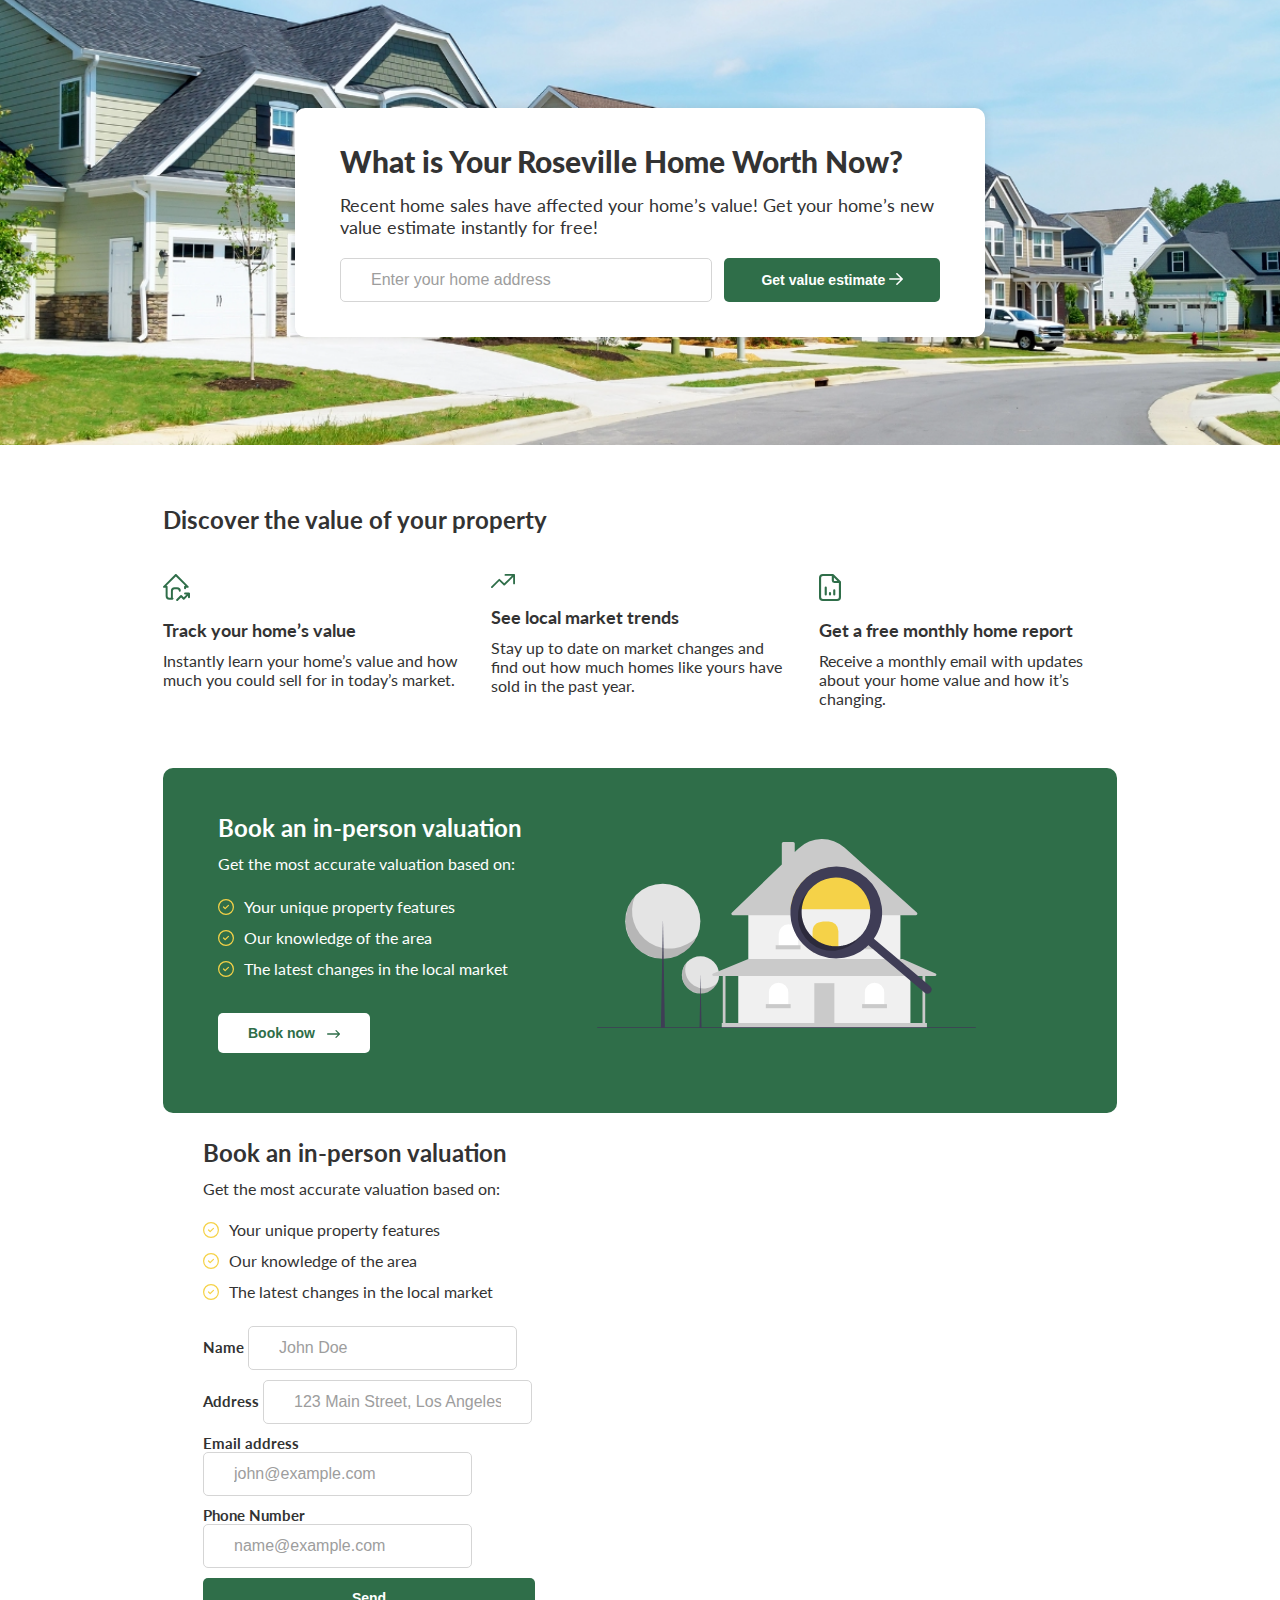
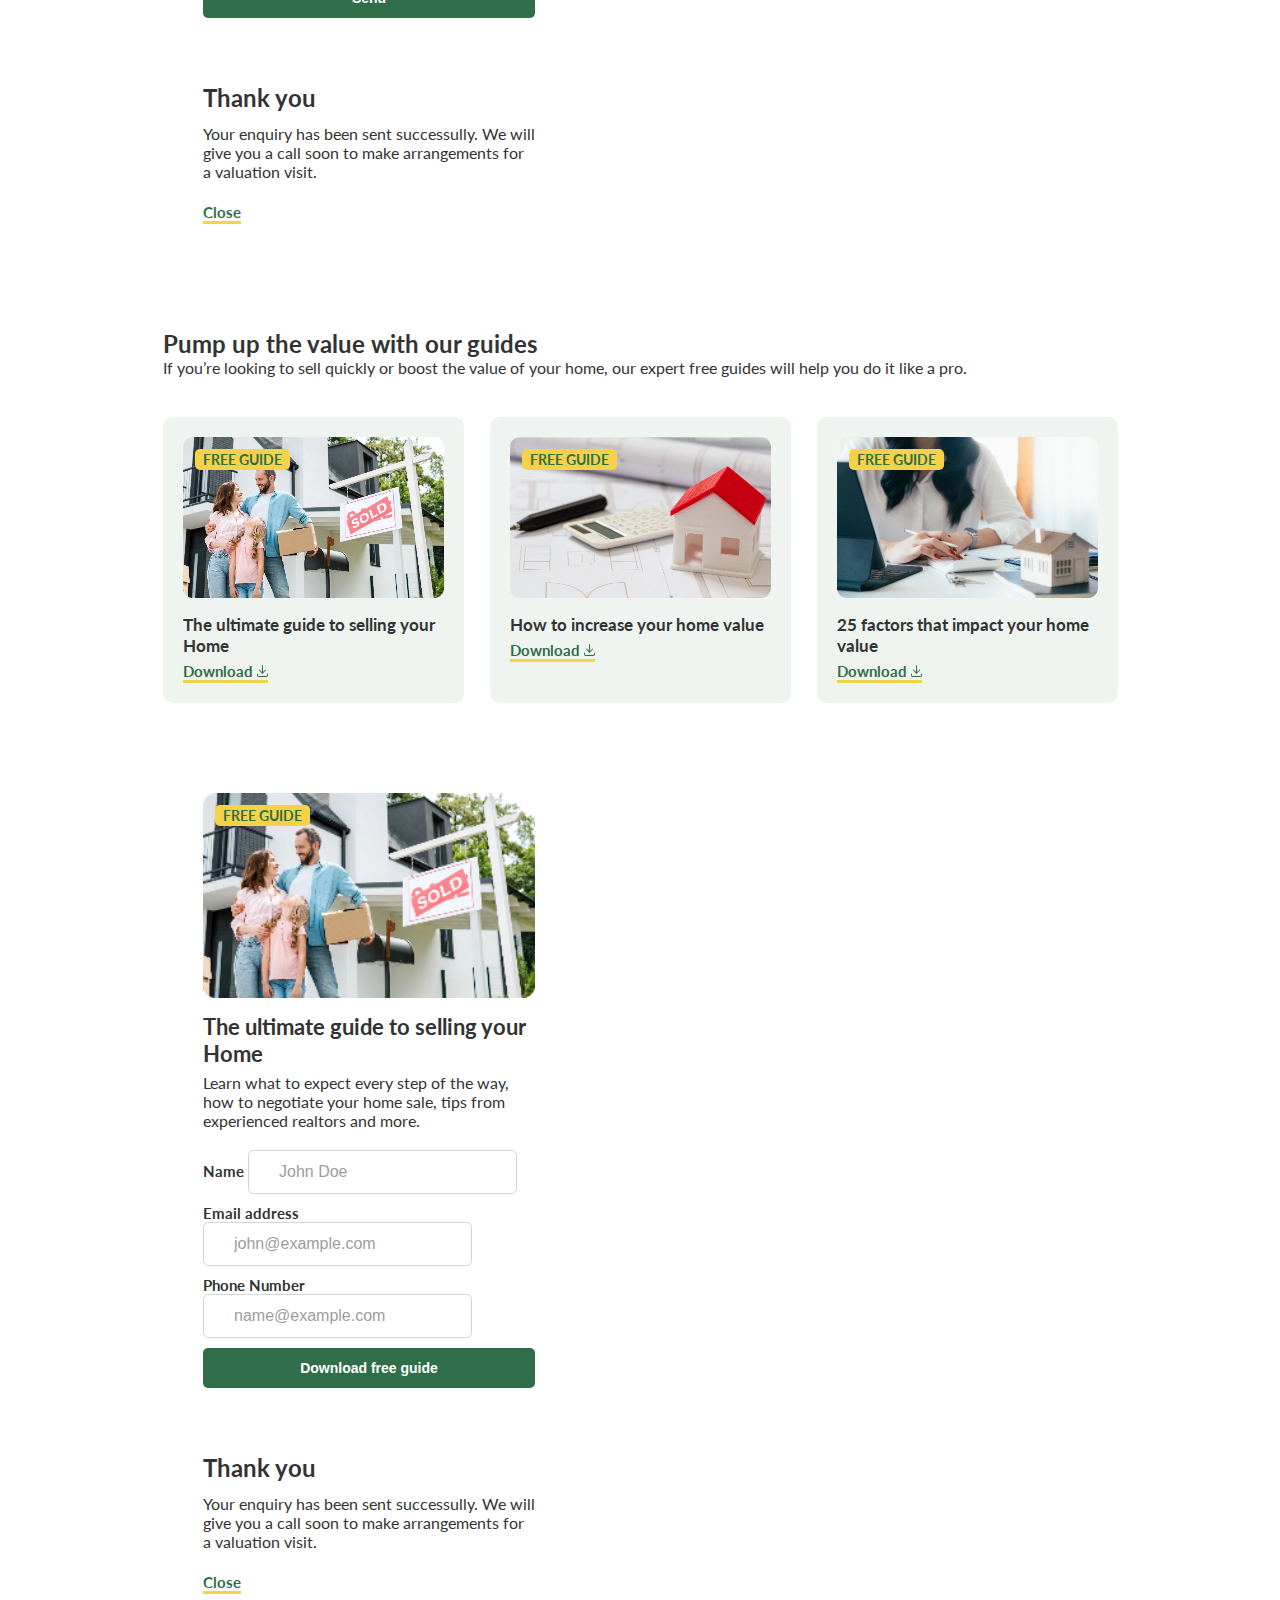
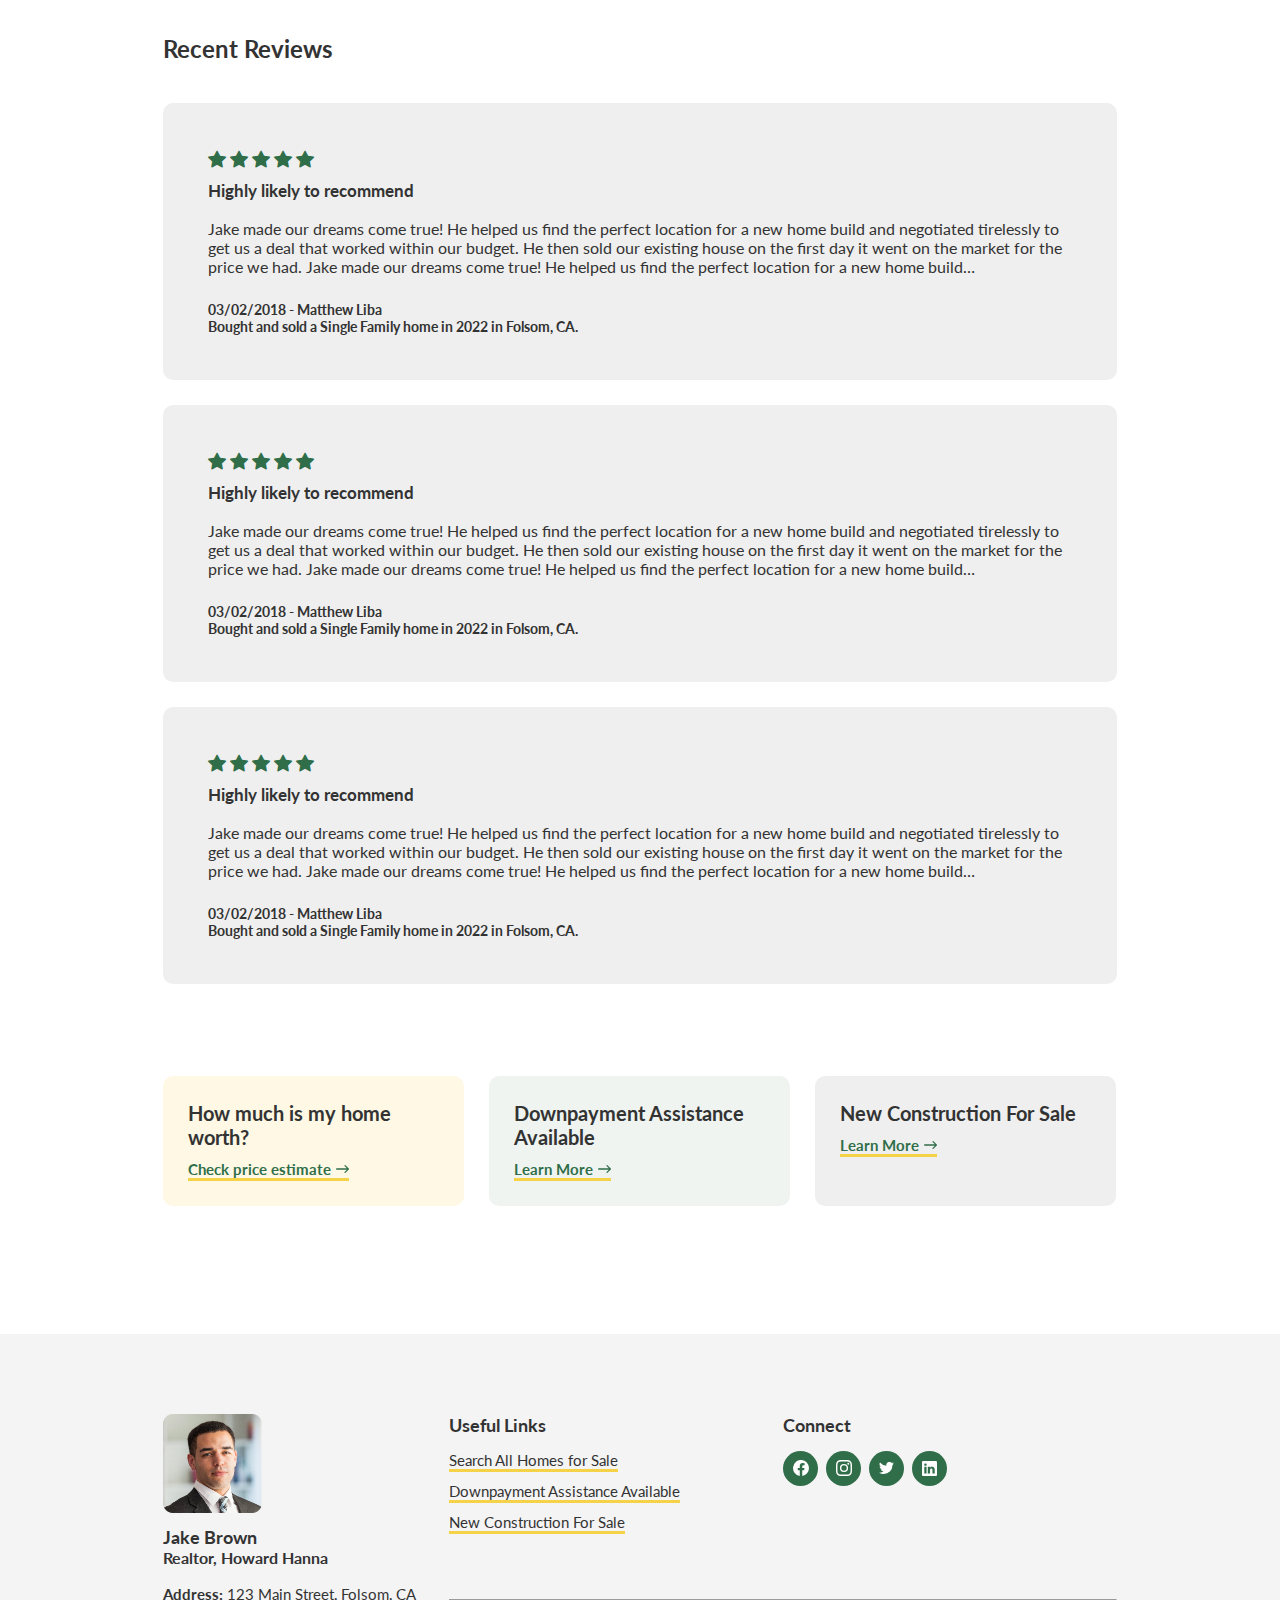
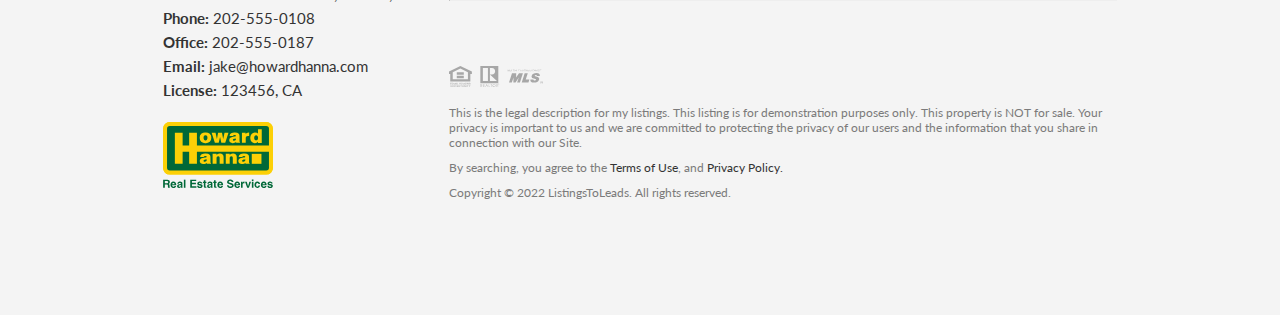
<file: index.html>
<!DOCTYPE html>
<html lang="en">
<head>
    <meta charset="UTF-8">
    <meta http-equiv="X-UA-Compatible" content="IE=edge">
    <meta name="viewport" content="width=device-width, initial-scale=1.0">
    <title>Home</title>
    <link rel="preconnect" href="https://fonts.googleapis.com">
    <link rel="preconnect" href="https://fonts.gstatic.com" crossorigin>
    <link href="https://cdn.jsdelivr.net/npm/bootstrap@5.2.3/dist/css/bootstrap.min.css" rel="stylesheet" integrity="sha384-rbsA2VBKQhggwzxH7pPCaAqO46MgnOM80zW1RWuH61DGLwZJEdK2Kadq2F9CUG65" crossorigin="anonymous">
    <link rel="stylesheet" href="https://cdn.jsdelivr.net/npm/bootstrap-icons@1.10.2/font/bootstrap-icons.css">
    <link href="https://fonts.googleapis.com/css2?family=Lato:wght@400;900&display=swap" rel="stylesheet">
    <link rel="stylesheet" href="./assets/styles/style.css">
</head>
<body>
    <header class="vp_header">
        <div class="vp_header-conatiner vp_container">
            <div class="vp_header-box">
                <h1>What is Your Roseville Home Worth Now?</h1>
                <p>Recent home sales have affected your home’s value! Get your home’s new value estimate instantly for free!</p>
                <div class="vp_header-form-container">
                    <form class="vp_header-form" action="./map.html">
                        <input class="vp_input vp_input-form" type="text" placeholder="Enter your home address">
                        <button class="vp_btn vp_btn-form vp_btn-form--home " type="submit">
                            <div class="vp_btn-default">
                                Get value estimate
                                <img src="./assets/images/icon-arrow.svg" alt="" srcset="">
                            </div>
                            <div class="spinner-border vp_btn-loading" role="status">
                                <span class="visually-hidden">Loading...</span>
                              </div>
                        </button>
                    </form>
                </div>
            </div>
        </div>
    </header>
    <main class="vp_container">
        <section class="vp_property">
            <h2>Discover the value of your property</h2>
            <div class="vp_property-container">
                <div class="vp_property-item">
                    <img src="./assets/images/icon-track.svg" alt="" srcset="">
                    <h3>Track your home’s value</h3>
                    <p>Instantly learn your home’s value and how much you could sell for in today’s market.</p>
                </div>
                <div class="vp_property-item">
                    <img src="./assets/images/icon-trends.svg" alt="" srcset="">
                    <h3>See local market trends</h3>
                    <p>Stay up to date on market changes and find out how much homes like yours have sold in the past year.</p>
                </div>
                <div class="vp_property-item">
                    <img src="./assets/images/icon-report.svg" alt="" srcset="">
                    <h3>Get a free monthly home report</h3>
                    <p>Receive a monthly email with updates about your home value and how it’s changing.</p>
                </div>
            </div>
        </section>
        <section class="vp_booking">
            <div class="vp_booking-container">
                <div class="vp_booking-details" >
                    <h2>Book an in-person valuation</h2>
                    <p>Get the most accurate valuation based on:</p>
                    <ul class="vp_booking-details-list">
                        <li class="vp_booking-details-item"><img src="./assets/images/icon-check.svg" alt="" srcset=""> Your unique property features</li>
                        <li class="vp_booking-details-item"><img src="./assets/images/icon-check.svg" alt="" srcset=""> Our knowledge of the area</li>
                        <li class="vp_booking-details-item"><img src="./assets/images/icon-check.svg" alt="" srcset=""> The latest changes in the local market</li>
                    </ul>
                    <a href="./booking.html" class="vp_btn vp_btn-booking">Book now <img src="./assets/images/icon-arrow-2.svg" alt="" srcset=""></a>
                    <button class="vp_btn vp_btn-booking" data-bs-toggle="modal" data-bs-target="#vp_booking-model">Book now <img src="./assets/images/icon-arrow-2.svg" alt="" srcset=""></button>
                </div>
                <div class="vp_booking-image-box">
                    <img class="vp_booking-image" src="./assets/images/illustration.svg" alt="" srcset="">
                </div>
            </div>
        </section>
        <section class="vp_popup-section">
            <div class="modal fade" id="vp_booking-model" tabindex="-1" aria-labelledby="exampleModalLabel" aria-hidden="true">
                <div class="modal-dialog modal-dialog-centered">
                  <div class="modal-content">
                    <div class="modal-body">
                        <div class="vp_button-container">
                            <button type="button" class="btn-close" data-bs-dismiss="modal" aria-label="Close"></button>
                        </div>
                        <h2>Book an in-person valuation</h2>
                        <p>Get the most accurate valuation based on:</p>
                        <ul class="vp_booking-details-list">
                            <li class="vp_booking-details-item"><img src="./assets/images/icon-check.svg" alt="" srcset=""> Your unique property features</li>
                            <li class="vp_booking-details-item"><img src="./assets/images/icon-check.svg" alt="" srcset=""> Our knowledge of the area</li>
                            <li class="vp_booking-details-item"><img src="./assets/images/icon-check.svg" alt="" srcset=""> The latest changes in the local market</li>
                        </ul>
                        <form action="" class="vp_booking-form" data-bs-toggle="modal" data-bs-target="#vp_booking-end-model">
                            <div class="mb-3">
                                <label for="vp_booking-name-input" class="form-label vp_input-lable">Name</label>
                                <input type="text" class="vp_input form-control" id="vp_booking-name-input" placeholder="John Doe">
                              </div>
                              <div class="mb-3">
                                <label for="vp_booking-adress-input" class="form-label vp_input-lable">Address</label>
                                <input type="text" class="vp_input form-control" id="vp_booking-adress-input" placeholder="123 Main Street, Los Angeles, CA">
                              </div>
                              <div class="mb-3">
                                <label for="vp_booking-email-input" class="form-label vp_input-lable">Email address</label>
                                <input type="email" class="vp_input form-control" id="vp_booking-email-input" placeholder="john@example.com">
                              </div>
                              <div class="mb-3">
                                <label for="vp_booking-phone-input" class="form-label vp_input-lable">Phone Number</label>
                                <input type="text" class="vp_input form-control" id="vp_booking-phone-input" placeholder="name@example.com">
                              </div>
                              <div class="mb-3">
                                    <input type="submit" class="vp_btn vp_btn-form vp_btn-form--booking" value="Send" >
                              </div>
                        </form>
                    </div>
                  </div>
                </div>
              </div>
              <div class="modal fade" id="vp_booking-end-model" tabindex="-1" aria-labelledby="exampleModalLabel" aria-hidden="true">
                <div class="modal-dialog modal-dialog-centered">
                  <div class="modal-content">
                    <div class="modal-body">
                        <div class="vp_button-container">
                            <button type="button" class="btn-close" data-bs-dismiss="modal" aria-label="Close"></button>
                        </div>
                        <h2>Thank you</h2>
                        <p>Your enquiry has been sent successully. We will give you a call soon to make arrangements for a valuation visit.</p>
                        <a href="" class="vp_link" data-bs-dismiss="modal" aria-label="Close">Close</a>
                    </div>
                  </div>
                </div>
              </div>
        </section>
        <section class="vp_guides">
            <h2>Pump up the value with our guides</h2>
            <p>If you’re looking to sell quickly or boost the value of your home, our expert free guides will help you do it like a pro.</p>
            <div class="vp_guides-container">
                <div class="vp_guides-card">
                    <div class="vp_guides-image-box">
                        <img src="./assets/images/guide-image-1.png" alt="" srcset="">
                    </div>
                    <h3>The ultimate guide to selling your Home</h3>
                    <a href="" data-bs-toggle="modal" data-bs-target="#vp_guides-model" class="vp_guide-desktop">Download <img src="./assets/images/icon-download.svg" alt="" srcset=""></a>
                    <a href="./guide.html" class="vp_guide-mobile">Download <img src="./assets/images/icon-download.svg" alt="" srcset=""></a>
                </div>
                <div class="vp_guides-card">
                    <div class="vp_guides-image-box">
                        <img src="./assets/images/guide-image-2.png" alt="" srcset="">
                    </div>
                    <h3>How to increase your home value</h3>
                    <a href="" data-bs-toggle="modal" data-bs-target="#vp_guides-model" class="vp_guide-desktop">Download <img src="./assets/images/icon-download.svg" alt="" srcset=""></a>
                    <a href="./guide.html" class="vp_guide-mobile">Download <img src="./assets/images/icon-download.svg" alt="" srcset=""></a>
                </div>
                <div class="vp_guides-card">
                    <div class="vp_guides-image-box">
                        <img src="./assets/images/guide-image-2-1.png" alt="" srcset="">
                    </div>
                    <h3>25 factors that impact your home value</h3>
                    <a href="" data-bs-toggle="modal" data-bs-target="#vp_guides-model" class="vp_guide-desktop">Download <img src="./assets/images/icon-download.svg" alt="" srcset=""></a>
                    <a href="./guide.html" class="vp_guide-mobile">Download <img src="./assets/images/icon-download.svg" alt="" srcset=""></a>
                </div>
            </div>
        </section>
        <section class="vp_popup-section">
            <div class="modal fade" id="vp_guides-model" tabindex="-1" aria-labelledby="exampleModalLabel" aria-hidden="true">
                <div class="modal-dialog modal-dialog-centered">
                  <div class="modal-content">
                    <div class="modal-body">
                        <div class="vp_button-container">
                            <button type="button" class="btn-close" data-bs-dismiss="modal" aria-label="Close"></button>
                        </div>
                        <div class="vp_guides-card">
                            <div class="vp_guides-image-box">
                                <img src="./assets/images/guide-image-1.png" alt="" srcset="">
                            </div>
                            <h3>The ultimate guide to selling your Home</h3>
                            <p>Learn what to expect every step of the way, how to negotiate your home sale, tips from experienced realtors and more.</p>
                        </div>
                        <form class="vp_booking-form" data-bs-toggle="modal" data-bs-target="#vp_guides-end-model">
                            <div class="mb-3">
                                <label for="vp_booking-name-input" class="form-label vp_input-lable">Name</label>
                                <input type="text" class="vp_input form-control" id="vp_booking-name-input" placeholder="John Doe">
                              </div>
                              <div class="mb-3">
                                <label for="vp_booking-email-input" class="form-label vp_input-lable">Email address</label>
                                <input type="email" class="vp_input form-control" id="vp_booking-email-input" placeholder="john@example.com">
                              </div>
                              <div class="mb-3">
                                <label for="vp_booking-phone-input" class="form-label vp_input-lable">Phone Number</label>
                                <input type="text" class="vp_input form-control" id="vp_booking-phone-input" placeholder="name@example.com">
                              </div>
                              <div class="mb-3">
                                    <input type="submit" class="vp_btn vp_btn-form vp_btn-form--booking" value="Download free guide">
                              </div>
                        </form>
                    </div>
                  </div>
                </div>
              </div>
              <div class="modal fade" id="vp_guides-end-model" tabindex="-1" aria-labelledby="exampleModalLabel" aria-hidden="true">
                <div class="modal-dialog modal-dialog-centered">
                  <div class="modal-content">
                    <div class="modal-body">
                        <div class="vp_button-container">
                            <button type="button" class="btn-close" data-bs-dismiss="modal" aria-label="Close"></button>
                        </div>
                        <h2>Thank you</h2>
                        <p>Your enquiry has been sent successully. We will give you a call soon to make arrangements for a valuation visit.</p>
                        <a href="" class="vp_link" data-bs-dismiss="modal" aria-label="Close">Close</a>
                    </div>
                  </div>
                </div>
              </div>
        </section>
        <section class="vp_reviews">
            <h2>Recent Reviews</h2>
            <div class="vp_reviews-container">
                <div class="vp_reviews-reaview">
                    <ul class="vp_reviews_rating">
                        <i class="bi bi-star-fill"></i>
                        <i class="bi bi-star-fill"></i>
                        <i class="bi bi-star-fill"></i>
                        <i class="bi bi-star-fill"></i>
                        <i class="bi bi-star-fill"></i>
                    </ul>
                    <h3>Highly likely to recommend</h3>
                    <p>Jake made our dreams come true! He helped us find the perfect location for a new home build and negotiated tirelessly to get us a deal that worked within our budget. He then sold our existing house on the first day it went on the market for the price we had. Jake made our dreams come true! He helped us find the perfect location for a new home build…</p>
                    <h4 class="vp_reaview-date">03/02/2018 - Matthew Liba</h4>
                    <h4>Bought and sold a Single Family home in 2022 in Folsom, CA.</h4>
                </div>
                <div class="vp_reviews-reaview">
                    <ul class="vp_reviews_rating">
                        <i class="bi bi-star-fill"></i>
                        <i class="bi bi-star-fill"></i>
                        <i class="bi bi-star-fill"></i>
                        <i class="bi bi-star-fill"></i>
                        <i class="bi bi-star-fill"></i>
                    </ul>
                    <h3>Highly likely to recommend</h3>
                    <p>Jake made our dreams come true! He helped us find the perfect location for a new home build and negotiated tirelessly to get us a deal that worked within our budget. He then sold our existing house on the first day it went on the market for the price we had. Jake made our dreams come true! He helped us find the perfect location for a new home build…</p>
                    <h4 class="vp_reaview-date">03/02/2018 - Matthew Liba</h4>
                    <h4>Bought and sold a Single Family home in 2022 in Folsom, CA.</h4>
                </div>
                <div class="vp_reviews-reaview">
                    <ul class="vp_reviews_rating">
                        <i class="bi bi-star-fill"></i>
                        <i class="bi bi-star-fill"></i>
                        <i class="bi bi-star-fill"></i>
                        <i class="bi bi-star-fill"></i>
                        <i class="bi bi-star-fill"></i>
                    </ul>
                    <h3>Highly likely to recommend</h3>
                    <p>Jake made our dreams come true! He helped us find the perfect location for a new home build and negotiated tirelessly to get us a deal that worked within our budget. He then sold our existing house on the first day it went on the market for the price we had. Jake made our dreams come true! He helped us find the perfect location for a new home build…</p>
                    <h4 class="vp_reaview-date">03/02/2018 - Matthew Liba</h4>
                    <h4>Bought and sold a Single Family home in 2022 in Folsom, CA.</h4>
                </div>
            </div>
        </section>
        <section class="vp_blogs">
            <div class="vp_blog-container">
                <div class="vp_blog">
                    <h3>How much is my home worth?</h3>
                    <a href="">Check price estimate <img src="./assets/images/icon-arrow-2.svg" alt=""></a>
                </div>
                <div class="vp_blog">
                    <h3>Downpayment Assistance Available</h3>
                    <a href="">Learn More <img src="./assets/images/icon-arrow-2.svg" alt=""></a>
                </div>
                <div class="vp_blog">
                    <h3>New Construction For Sale</h3>
                    <a href="">Learn More <img src="./assets/images/icon-arrow-2.svg" alt=""></a>
                </div>
            </div>
        </section>
    </main>
    <footer class="vp_footer">
        <div class="vp_footer-container vp_container">
            <div class="vp_footer-info vp_footer-box">
                <div class="vp_footer-info-image-box">
                    <img src="./assets/images/Mask Group 3.png" alt="">
                </div>
                <h3>
                    Jake Brown
                </h3>
                <h4>
                    Realtor, Howard Hanna
                </h4>
                <ul>
                    <li>
                        <span>Address:</span> 123 Main Street, Folsom, CA
                    </li>
                    <li>
                        <span>Phone:</span> 202-555-0108
                    </li>
                    <li>
                        <span>Office:</span> 202-555-0187 
                    </li>
                    <li>
                        <span>Email:</span> jake@howardhanna.com 
                    </li>
                    <li>
                        <span>License:</span> 123456, CA
                    </li>
                </ul>
                <div>
                    <img src="./assets/images/logo.svg" alt="" srcset="">
                </div>
            </div>
            <div class="vp_footer-links vp_footer-box">
                <div class="vp_footer-links-container">
                    <div class="vp_footer-links-useful-box">
                        <h3>Useful Links</h3>
                        <div class="vp_footer-links-useful">
                           <a href="">Search All Homes for Sale</a>
                           <a href="">Downpayment Assistance Available</a>
                           <a href="">New Construction For Sale</a> 
                        </div>    
                    </div>
                    <div class="vp_footer-links-connect-box">
                        <h3>Connect</h3>
                        <div class="vp_footer-links-connect">
                            <div class="vp_footer-link-connect">
                                <img src="./assets/images/logo-facebook.svg" alt="">
                            </div>
                            <div class="vp_footer-link-connect">
                                <img src="./assets/images/logo-instagram.svg" alt="">
                            </div>
                            <div class="vp_footer-link-connect">
                                <img src="./assets/images/logo-twitter.svg" alt="">
                            </div>
                            <div class="vp_footer-link-connect">
                                <img src="./assets/images/logo-linkedin.svg" alt="">
                            </div>
                        </div>
                    </div>
                </div>
                <hr>
                <div class="vp_footer-copyright">
                    <div class="vp_footer-copyright-image-box">
                        <img src="./assets/images/legal-logos.svg" alt="">
                    </div>
                    <div class="vp_footer-copyright-text">
                        <p>
                            This is the legal description for my listings. This listing is for demonstration purposes only. This property is NOT for sale. Your privacy is important to us and we are committed to protecting the privacy of our users and the information that you share in connection with our Site.
                        </p>
                        <p>By searching, you agree to the <a href="">Terms of Use</a>, and <a href="">Privacy Policy.</a></p>
                        <p>Copyright © 2022 ListingsToLeads. All rights reserved.</p>
                    </div>
                </div>
            </div>
        </div>
    </footer>
    <script src="https://cdn.jsdelivr.net/npm/bootstrap@5.2.3/dist/js/bootstrap.bundle.min.js" integrity="sha384-kenU1KFdBIe4zVF0s0G1M5b4hcpxyD9F7jL+jjXkk+Q2h455rYXK/7HAuoJl+0I4" crossorigin="anonymous"></script>
    <script src="./assets/scripts/script.js"></script>
    <script src="./assets/scripts/home-script.js"></script>
</body>
</html>
</file>
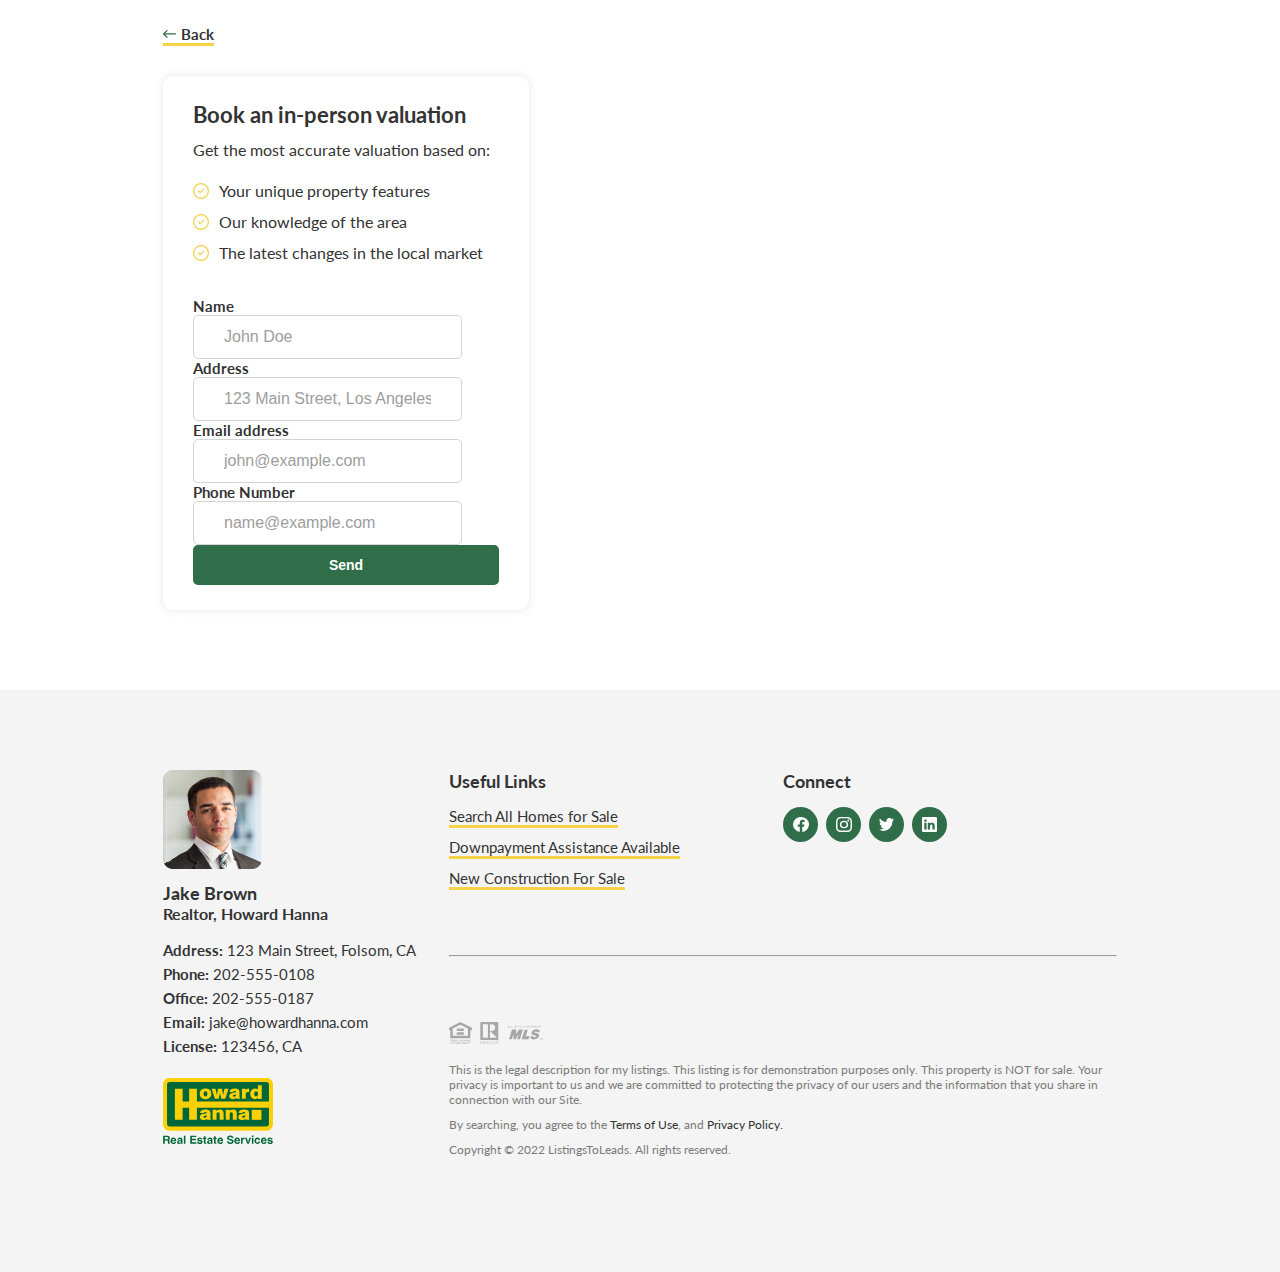
<file: booking.html>
<!DOCTYPE html>
<html lang="en">
<head>
    <meta charset="UTF-8">
    <meta http-equiv="X-UA-Compatible" content="IE=edge">
    <meta name="viewport" content="width=device-width, initial-scale=1.0">
    <title>Home</title>
    <link rel="preconnect" href="https://fonts.googleapis.com">
    <link rel="preconnect" href="https://fonts.gstatic.com" crossorigin>
    <link href="https://cdn.jsdelivr.net/npm/bootstrap@5.2.3/dist/css/bootstrap.min.css" rel="stylesheet" integrity="sha384-rbsA2VBKQhggwzxH7pPCaAqO46MgnOM80zW1RWuH61DGLwZJEdK2Kadq2F9CUG65" crossorigin="anonymous">
    <link rel="stylesheet" href="https://cdn.jsdelivr.net/npm/bootstrap-icons@1.10.2/font/bootstrap-icons.css">
    <link href="https://fonts.googleapis.com/css2?family=Lato:wght@400;900&display=swap" rel="stylesheet">
    <link rel="stylesheet" href="./assets/styles/style.css">
    <link rel="stylesheet" href="./assets/styles/form.css">
</head>
<body>
    <header class="vp_container vp_form-container">
            <a href="javascript:history.back()" class="vp_link vp_link-back"><img src="./assets/images/icon-arrow-2.svg" alt=""> Back</a>
            <div class="vp_form-card">
                <h2>Book an in-person valuation</h2>
                <p>Get the most accurate valuation based on:</p>
                <ul class="vp_booking-details-list">
                    <li class="vp_booking-details-item"><img src="./assets/images/icon-check.svg" alt="" srcset=""> Your unique property features</li>
                    <li class="vp_booking-details-item"><img src="./assets/images/icon-check.svg" alt="" srcset=""> Our knowledge of the area</li>
                    <li class="vp_booking-details-item"><img src="./assets/images/icon-check.svg" alt="" srcset=""> The latest changes in the local market</li>
                </ul>
                <form action="./thanks.html">
                    <div class="mb-3">
                        <label for="vp_booking-name-input" class="form-label vp_input-lable">Name</label>
                        <input type="text" class="vp_input form-control" id="vp_booking-name-input" placeholder="John Doe">
                      </div>
                      <div class="mb-3">
                        <label for="vp_booking-adress-input" class="form-label vp_input-lable">Address</label>
                        <input type="text" class="vp_input form-control" id="vp_booking-adress-input" placeholder="123 Main Street, Los Angeles, CA">
                      </div>
                      <div class="mb-3">
                        <label for="vp_booking-email-input" class="form-label vp_input-lable">Email address</label>
                        <input type="email" class="vp_input form-control" id="vp_booking-email-input" placeholder="john@example.com">
                      </div>
                      <div class="mb-3">
                        <label for="vp_booking-phone-input" class="form-label vp_input-lable">Phone Number</label>
                        <input type="text" class="vp_input form-control" id="vp_booking-phone-input" placeholder="name@example.com">
                      </div>
                      <div class="mb-3">
                            <input type="submit" class="vp_btn vp_btn-form vp_btn-form--booking" value="Send" >
                      </div>
                </form>
            </div>
          
    </header>

    <footer class="vp_footer">
        <div class="vp_footer-container vp_container">
            <div class="vp_footer-info vp_footer-box">
                <div class="vp_footer-info-image-box">
                    <img src="./assets/images/Mask Group 3.png" alt="">
                </div>
                <h3>
                    Jake Brown
                </h3>
                <h4>
                    Realtor, Howard Hanna
                </h4>
                <ul>
                    <li>
                        <span>Address:</span> 123 Main Street, Folsom, CA
                    </li>
                    <li>
                        <span>Phone:</span> 202-555-0108
                    </li>
                    <li>
                        <span>Office:</span> 202-555-0187 
                    </li>
                    <li>
                        <span>Email:</span> jake@howardhanna.com 
                    </li>
                    <li>
                        <span>License:</span> 123456, CA
                    </li>
                </ul>
                <div>
                    <img src="./assets/images/logo.svg" alt="" srcset="">
                </div>
            </div>
            <div class="vp_footer-links vp_footer-box">
                <div class="vp_footer-links-container">
                    <div class="vp_footer-links-useful-box">
                        <h3>Useful Links</h3>
                        <div class="vp_footer-links-useful">
                           <a href="">Search All Homes for Sale</a>
                           <a href="">Downpayment Assistance Available</a>
                           <a href="">New Construction For Sale</a> 
                        </div>    
                    </div>
                    <div class="vp_footer-links-connect-box">
                        <h3>Connect</h3>
                        <div class="vp_footer-links-connect">
                            <div class="vp_footer-link-connect">
                                <img src="./assets/images/logo-facebook.svg" alt="">
                            </div>
                            <div class="vp_footer-link-connect">
                                <img src="./assets/images/logo-instagram.svg" alt="">
                            </div>
                            <div class="vp_footer-link-connect">
                                <img src="./assets/images/logo-twitter.svg" alt="">
                            </div>
                            <div class="vp_footer-link-connect">
                                <img src="./assets/images/logo-linkedin.svg" alt="">
                            </div>
                        </div>
                    </div>
                </div>
                <hr>
                <div class="vp_footer-copyright">
                    <div class="vp_footer-copyright-image-box">
                        <img src="./assets/images/legal-logos.svg" alt="">
                    </div>
                    <div class="vp_footer-copyright-text">
                        <p>
                            This is the legal description for my listings. This listing is for demonstration purposes only. This property is NOT for sale. Your privacy is important to us and we are committed to protecting the privacy of our users and the information that you share in connection with our Site.
                        </p>
                        <p>By searching, you agree to the <a href="">Terms of Use</a>, and <a href="">Privacy Policy.</a></p>
                        <p>Copyright © 2022 ListingsToLeads. All rights reserved.</p>
                    </div>
                </div>
            </div>
        </div>
    </footer>
    <script src="https://cdn.jsdelivr.net/npm/bootstrap@5.2.3/dist/js/bootstrap.bundle.min.js" integrity="sha384-kenU1KFdBIe4zVF0s0G1M5b4hcpxyD9F7jL+jjXkk+Q2h455rYXK/7HAuoJl+0I4" crossorigin="anonymous"></script>
    
</body>
</html>
</file>
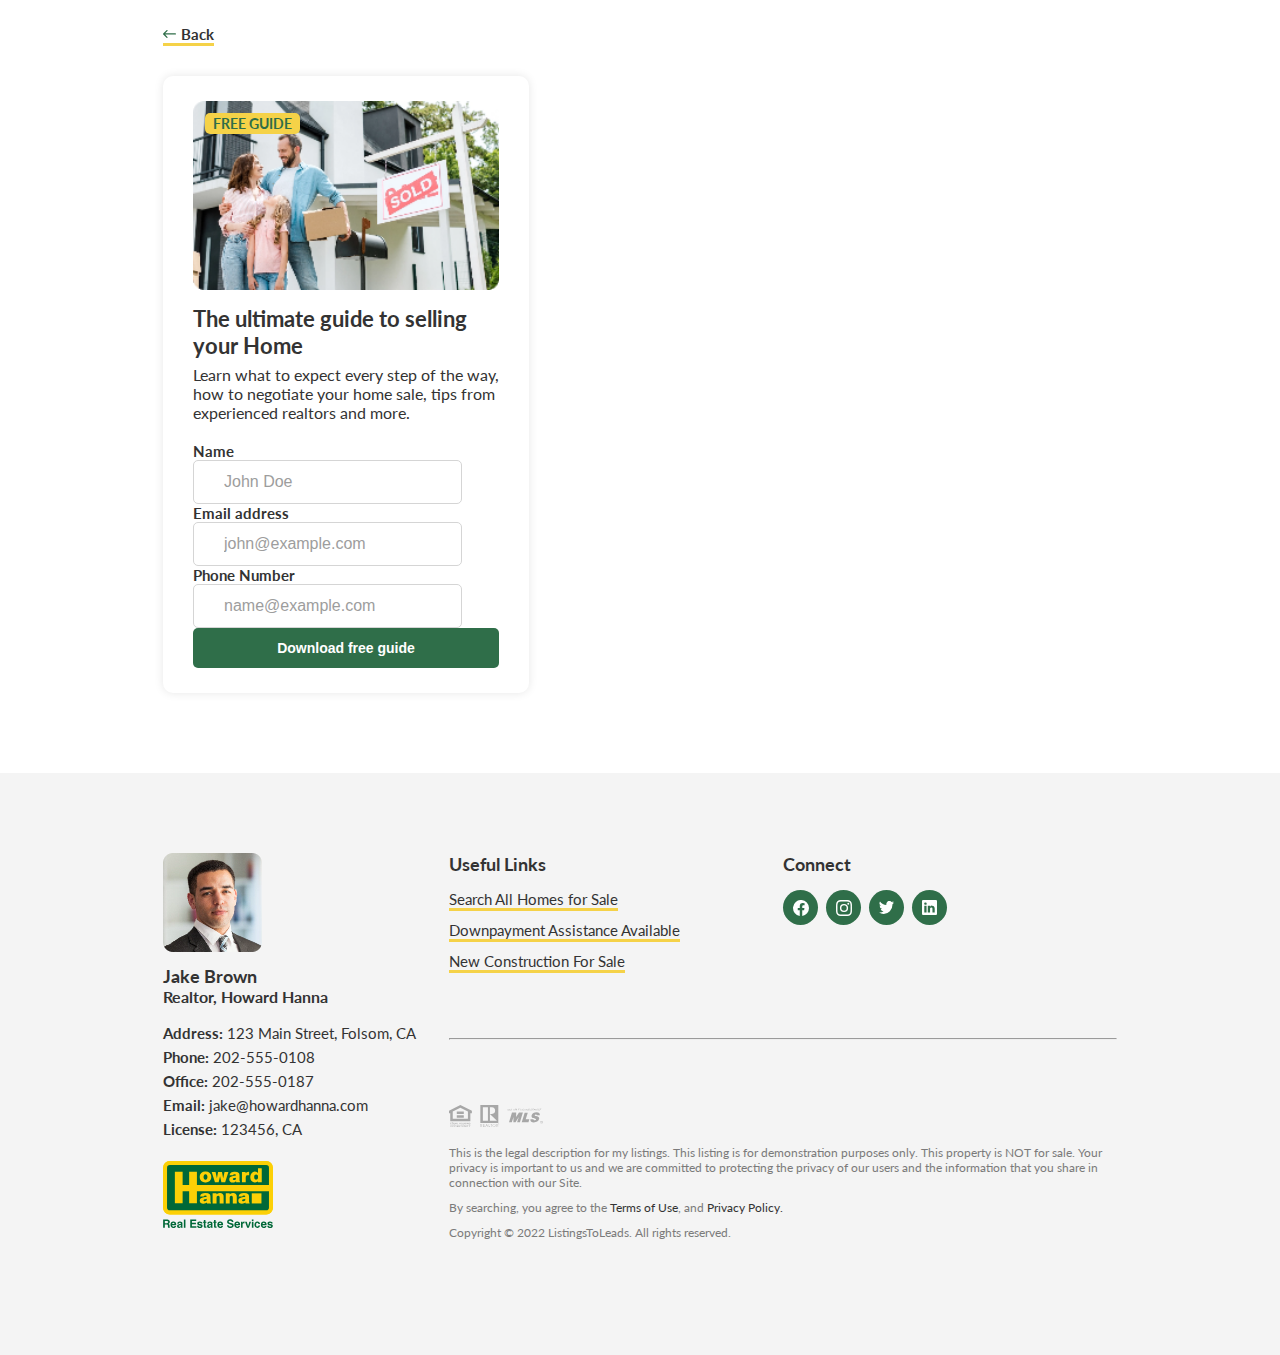
<file: guide.html>
<!DOCTYPE html>
<html lang="en">
<head>
    <meta charset="UTF-8">
    <meta http-equiv="X-UA-Compatible" content="IE=edge">
    <meta name="viewport" content="width=device-width, initial-scale=1.0">
    <title>Home</title>
    <link rel="preconnect" href="https://fonts.googleapis.com">
    <link rel="preconnect" href="https://fonts.gstatic.com" crossorigin>
    <link href="https://cdn.jsdelivr.net/npm/bootstrap@5.2.3/dist/css/bootstrap.min.css" rel="stylesheet" integrity="sha384-rbsA2VBKQhggwzxH7pPCaAqO46MgnOM80zW1RWuH61DGLwZJEdK2Kadq2F9CUG65" crossorigin="anonymous">
    <link rel="stylesheet" href="https://cdn.jsdelivr.net/npm/bootstrap-icons@1.10.2/font/bootstrap-icons.css">
    <link href="https://fonts.googleapis.com/css2?family=Lato:wght@400;900&display=swap" rel="stylesheet">
    <link rel="stylesheet" href="./assets/styles/style.css">
    <link rel="stylesheet" href="./assets/styles/form.css">
</head>
<body>
    <header class="vp_container vp_form-container">
            <a href="javascript:history.back()" class="vp_link vp_link-back"><img src="./assets/images/icon-arrow-2.svg" alt=""> Back</a>
            <div class="vp_form-card">
                <div class="vp_guides-card">
                    <div class="vp_guides-image-box">
                        <img src="./assets/images/guide-image-1.png" alt="" srcset="">
                    </div>
                    <h3>The ultimate guide to selling your Home</h3>
                    <p>Learn what to expect every step of the way, how to negotiate your home sale, tips from experienced realtors and more.</p>
                </div>
                <form  action="./thanks.html">
                    <div class="mb-3">
                        <label for="vp_booking-name-input" class="form-label vp_input-lable">Name</label>
                        <input type="text" class="vp_input form-control" id="vp_booking-name-input" placeholder="John Doe">
                      </div>
                      <div class="mb-3">
                        <label for="vp_booking-email-input" class="form-label vp_input-lable">Email address</label>
                        <input type="email" class="vp_input form-control" id="vp_booking-email-input" placeholder="john@example.com">
                      </div>
                      <div class="mb-3">
                        <label for="vp_booking-phone-input" class="form-label vp_input-lable">Phone Number</label>
                        <input type="text" class="vp_input form-control" id="vp_booking-phone-input" placeholder="name@example.com">
                      </div>
                      <div class="mb-3">
                            <input type="submit" class="vp_btn vp_btn-form vp_btn-form--booking" value="Download free guide">
                      </div>
                </form>
                
            </div>
          
    </header>

    <footer class="vp_footer">
        <div class="vp_footer-container vp_container">
            <div class="vp_footer-info vp_footer-box">
                <div class="vp_footer-info-image-box">
                    <img src="./assets/images/Mask Group 3.png" alt="">
                </div>
                <h3>
                    Jake Brown
                </h3>
                <h4>
                    Realtor, Howard Hanna
                </h4>
                <ul>
                    <li>
                        <span>Address:</span> 123 Main Street, Folsom, CA
                    </li>
                    <li>
                        <span>Phone:</span> 202-555-0108
                    </li>
                    <li>
                        <span>Office:</span> 202-555-0187 
                    </li>
                    <li>
                        <span>Email:</span> jake@howardhanna.com 
                    </li>
                    <li>
                        <span>License:</span> 123456, CA
                    </li>
                </ul>
                <div>
                    <img src="./assets/images/logo.svg" alt="" srcset="">
                </div>
            </div>
            <div class="vp_footer-links vp_footer-box">
                <div class="vp_footer-links-container">
                    <div class="vp_footer-links-useful-box">
                        <h3>Useful Links</h3>
                        <div class="vp_footer-links-useful">
                           <a href="">Search All Homes for Sale</a>
                           <a href="">Downpayment Assistance Available</a>
                           <a href="">New Construction For Sale</a> 
                        </div>    
                    </div>
                    <div class="vp_footer-links-connect-box">
                        <h3>Connect</h3>
                        <div class="vp_footer-links-connect">
                            <div class="vp_footer-link-connect">
                                <img src="./assets/images/logo-facebook.svg" alt="">
                            </div>
                            <div class="vp_footer-link-connect">
                                <img src="./assets/images/logo-instagram.svg" alt="">
                            </div>
                            <div class="vp_footer-link-connect">
                                <img src="./assets/images/logo-twitter.svg" alt="">
                            </div>
                            <div class="vp_footer-link-connect">
                                <img src="./assets/images/logo-linkedin.svg" alt="">
                            </div>
                        </div>
                    </div>
                </div>
                <hr>
                <div class="vp_footer-copyright">
                    <div class="vp_footer-copyright-image-box">
                        <img src="./assets/images/legal-logos.svg" alt="">
                    </div>
                    <div class="vp_footer-copyright-text">
                        <p>
                            This is the legal description for my listings. This listing is for demonstration purposes only. This property is NOT for sale. Your privacy is important to us and we are committed to protecting the privacy of our users and the information that you share in connection with our Site.
                        </p>
                        <p>By searching, you agree to the <a href="">Terms of Use</a>, and <a href="">Privacy Policy.</a></p>
                        <p>Copyright © 2022 ListingsToLeads. All rights reserved.</p>
                    </div>
                </div>
            </div>
        </div>
    </footer>
    <script src="https://cdn.jsdelivr.net/npm/bootstrap@5.2.3/dist/js/bootstrap.bundle.min.js" integrity="sha384-kenU1KFdBIe4zVF0s0G1M5b4hcpxyD9F7jL+jjXkk+Q2h455rYXK/7HAuoJl+0I4" crossorigin="anonymous"></script>
   
</body>
</html>
</file>
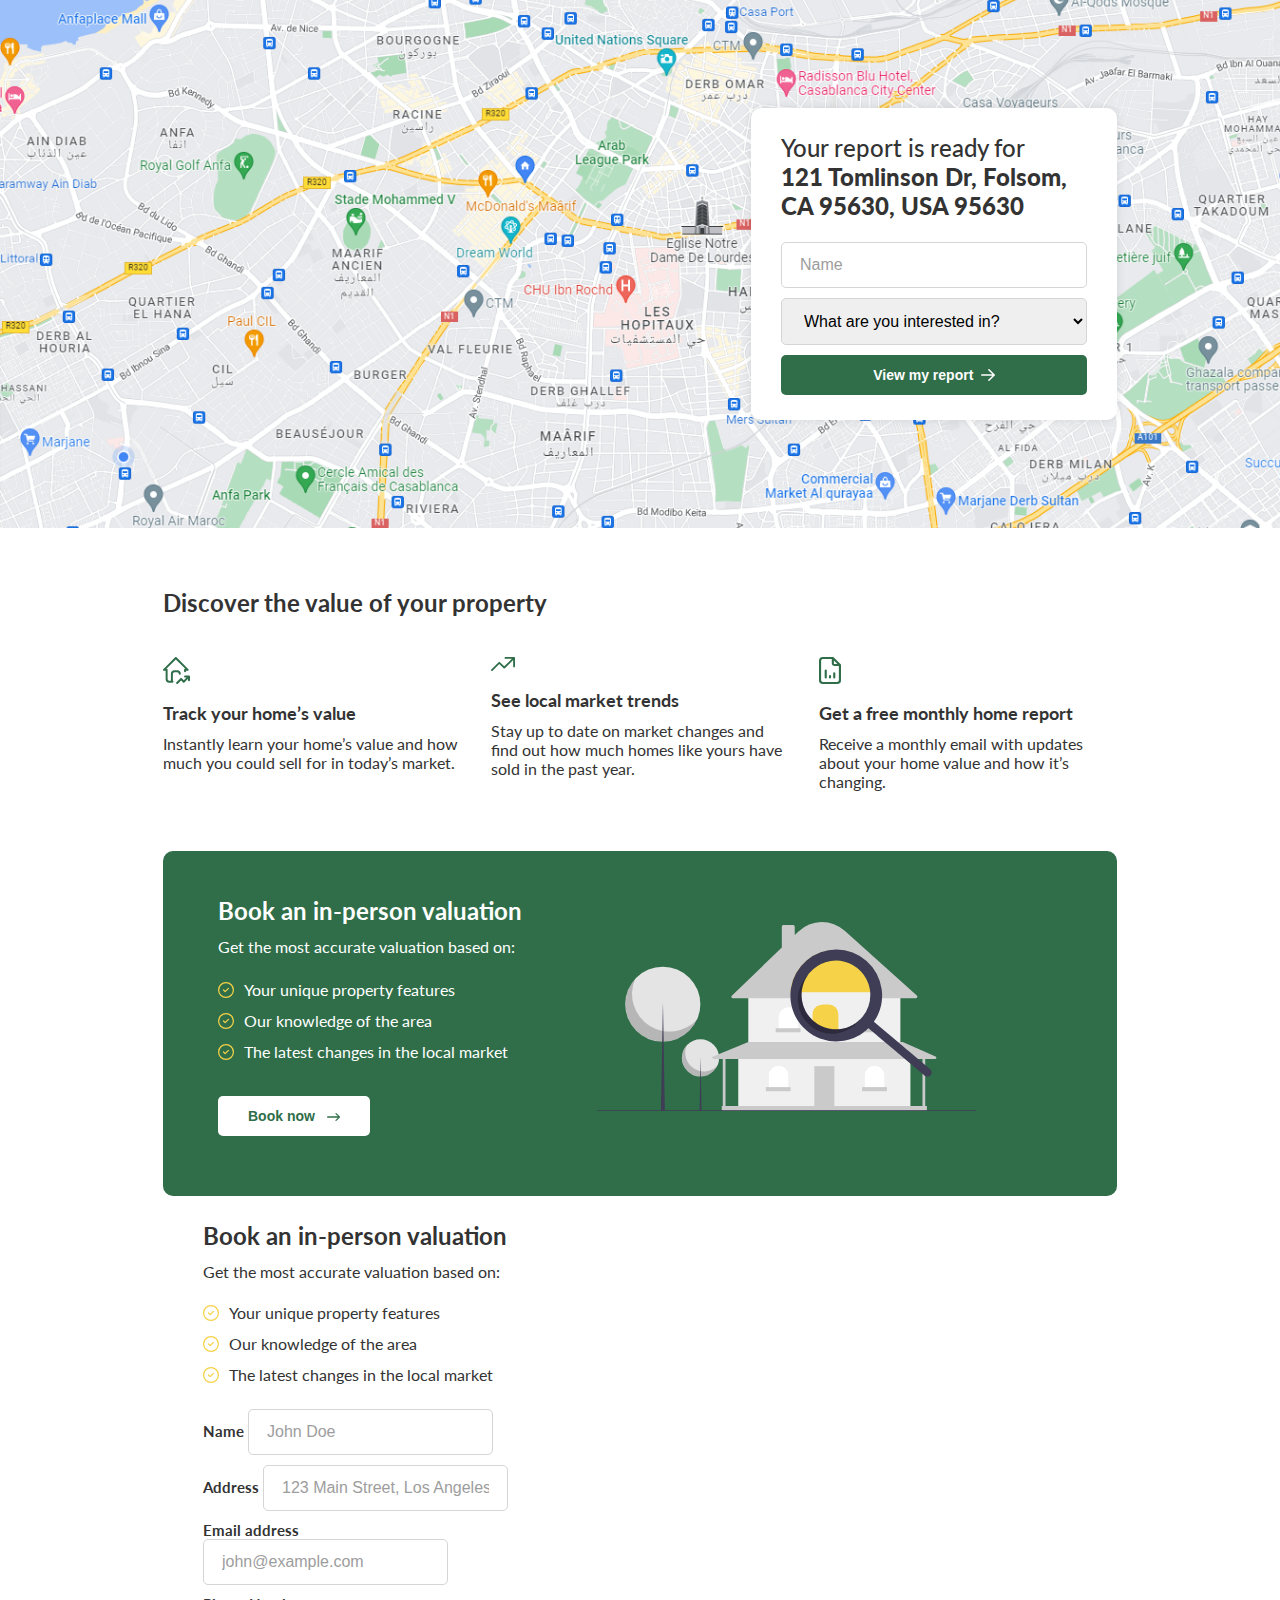
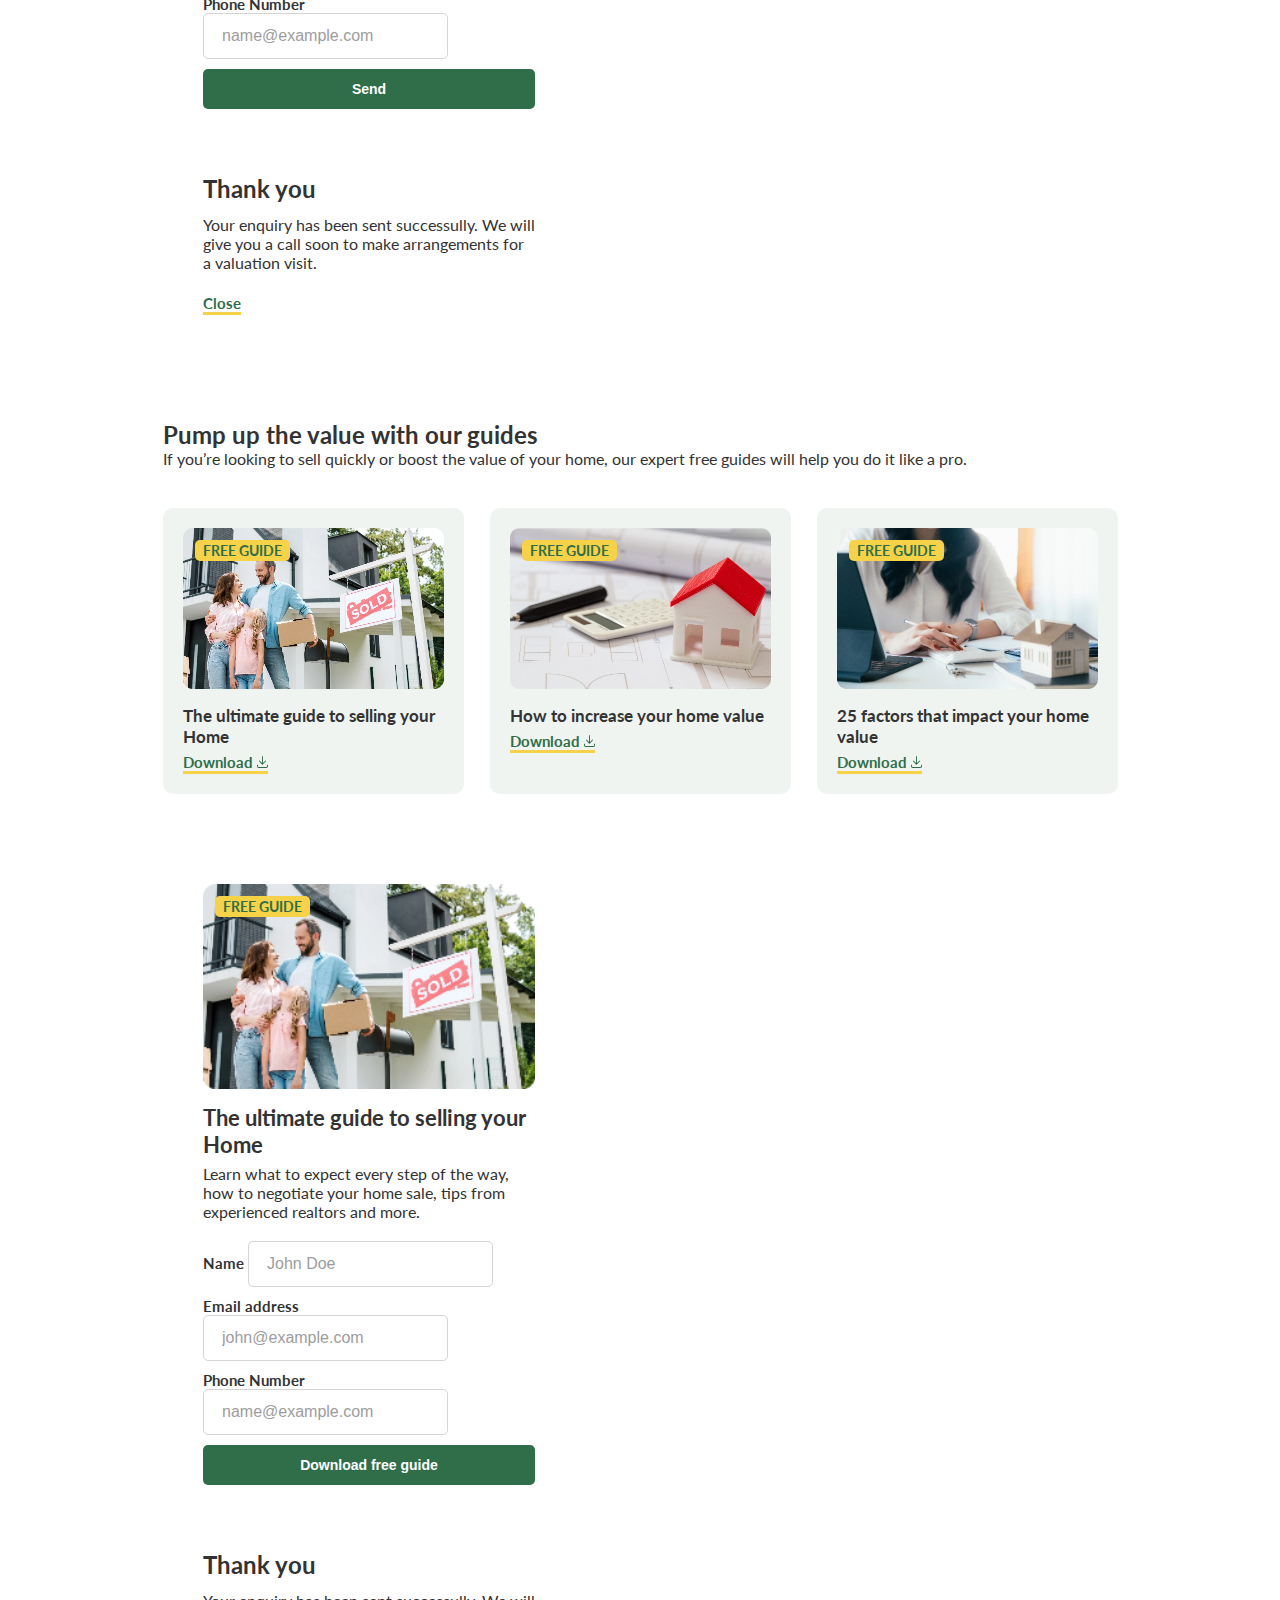
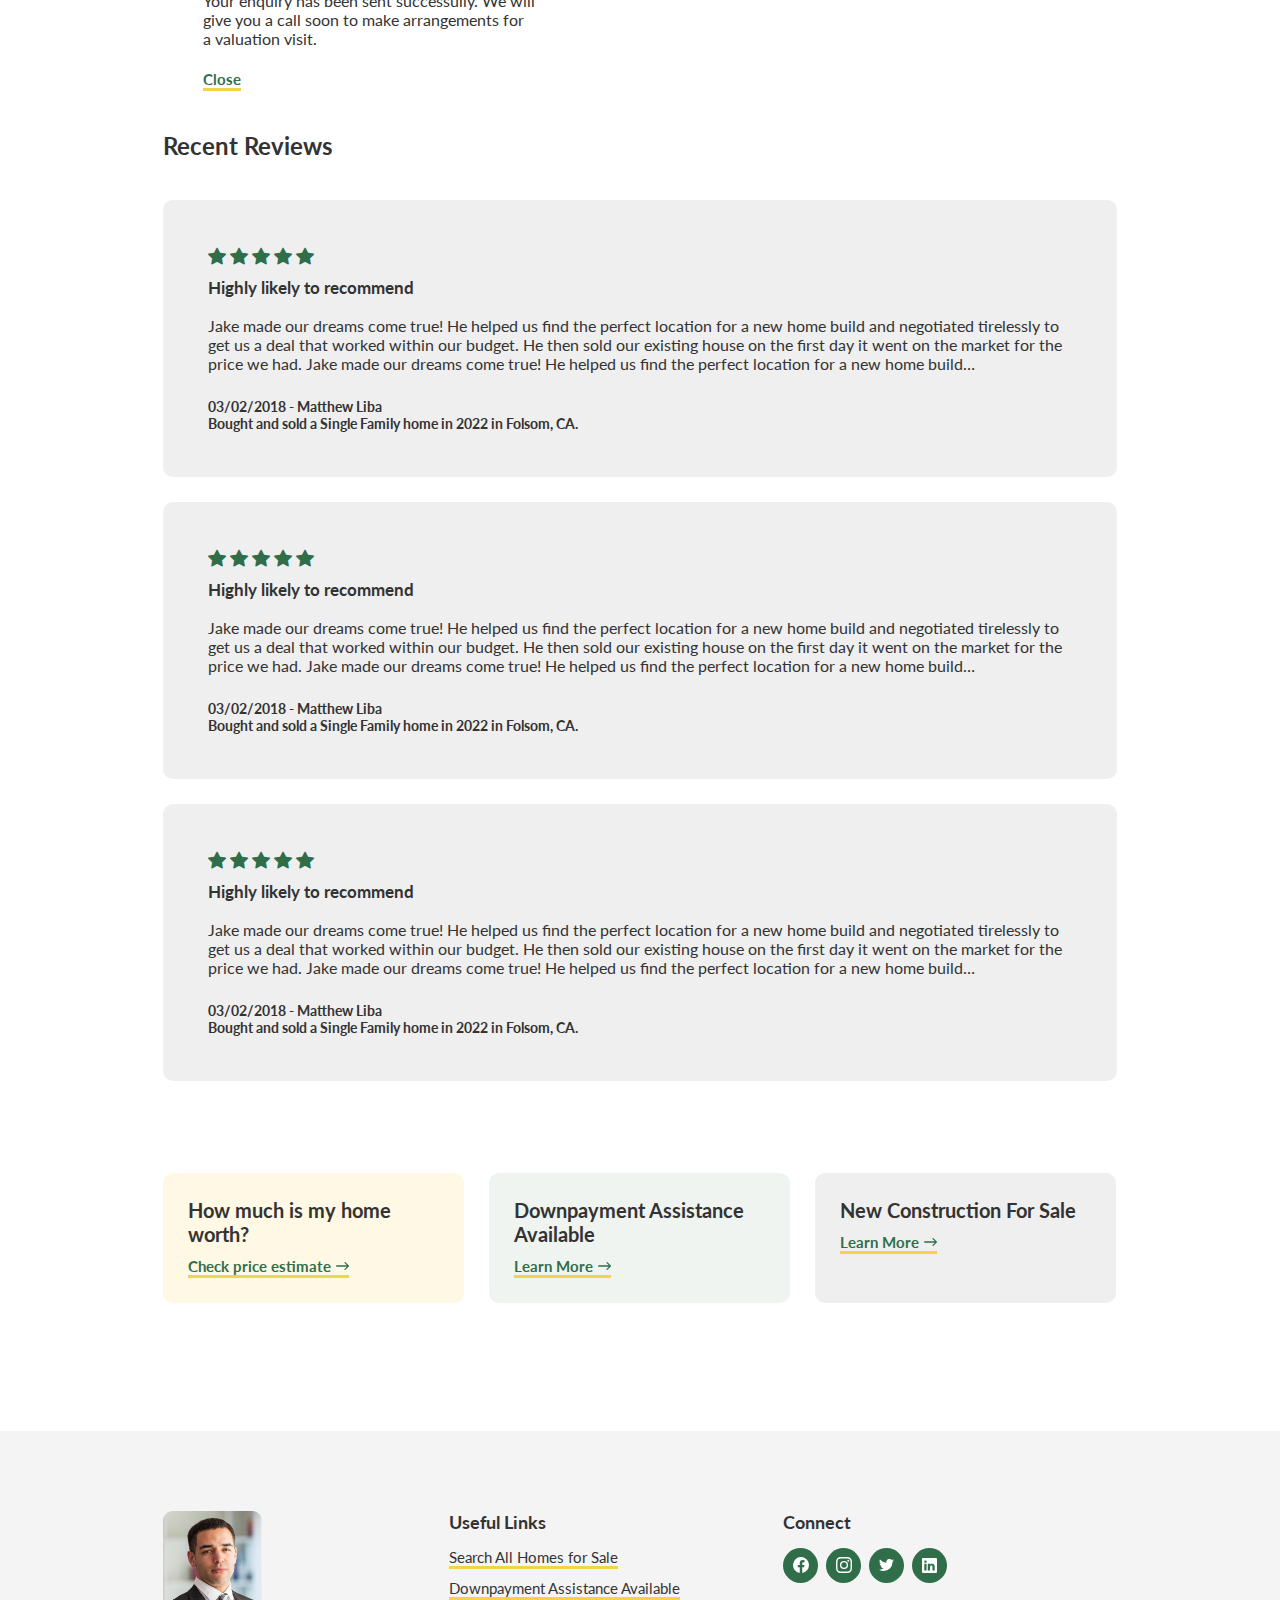
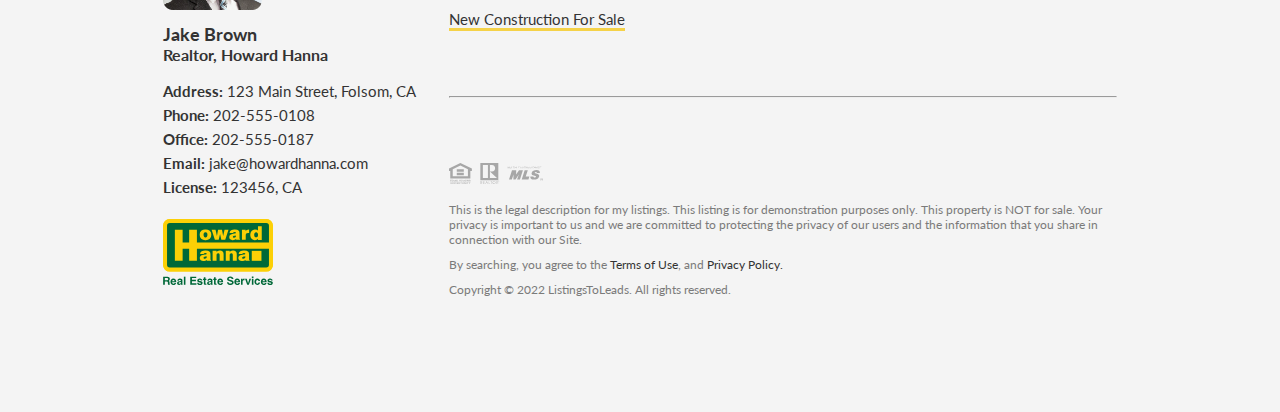
<file: map.html>
<!DOCTYPE html>
<html lang="en">
<head>
    <meta charset="UTF-8">
    <meta http-equiv="X-UA-Compatible" content="IE=edge">
    <meta name="viewport" content="width=device-width, initial-scale=1.0">
    <title>Home</title>
    <link rel="preconnect" href="https://fonts.googleapis.com">
    <link rel="preconnect" href="https://fonts.gstatic.com" crossorigin>
    <link href="https://cdn.jsdelivr.net/npm/bootstrap@5.2.3/dist/css/bootstrap.min.css" rel="stylesheet" integrity="sha384-rbsA2VBKQhggwzxH7pPCaAqO46MgnOM80zW1RWuH61DGLwZJEdK2Kadq2F9CUG65" crossorigin="anonymous">
    <link rel="stylesheet" href="https://cdn.jsdelivr.net/npm/bootstrap-icons@1.10.2/font/bootstrap-icons.css">
    <link href="https://fonts.googleapis.com/css2?family=Lato:wght@400;900&display=swap" rel="stylesheet">
    <link rel="stylesheet" href="./assets/styles/style.css">
    <link rel="stylesheet" href="./assets/styles/map.css">
</head>
<body>
    <header class="vp_header vp_header-map">
        <div class="vp_header-conatiner vp_container">
            <div class="vp_header-box">
                <h2>Your report is ready for</h2>
                <h1>121 Tomlinson Dr, Folsom, CA 95630, USA 95630</h1>
                <div class="vp_header-form-container">
                    <form class="vp_header-form" action="./index.html">
                        <input class="vp_input vp_input-form" type="text" placeholder="Name">
                        <select name="" class="vp_input form-select vp_input-form" aria-label="Default select example">
                            <option value="" selected>What are you interested in?</option>
                            <option value="">Casablanca</option>
                        </select>
                        <button class="vp_btn vp_btn-form" type="submit">
                            View my report
                            <img src="./assets/images/icon-arrow.svg" alt="" srcset="">
                        </button>
                    </form>
                </div>
            </div>
        </div>
    </header>
    <main class="vp_container">
        <section class="vp_property">
            <h2>Discover the value of your property</h2>
            <div class="vp_property-container">
                <div class="vp_property-item">
                    <img src="./assets/images/icon-track.svg" alt="" srcset="">
                    <h3>Track your home’s value</h3>
                    <p>Instantly learn your home’s value and how much you could sell for in today’s market.</p>
                </div>
                <div class="vp_property-item">
                    <img src="./assets/images/icon-trends.svg" alt="" srcset="">
                    <h3>See local market trends</h3>
                    <p>Stay up to date on market changes and find out how much homes like yours have sold in the past year.</p>
                </div>
                <div class="vp_property-item">
                    <img src="./assets/images/icon-report.svg" alt="" srcset="">
                    <h3>Get a free monthly home report</h3>
                    <p>Receive a monthly email with updates about your home value and how it’s changing.</p>
                </div>
            </div>
        </section>
        <section class="vp_booking">
            <div class="vp_booking-container">
                <div class="vp_booking-details" >
                    <h2>Book an in-person valuation</h2>
                    <p>Get the most accurate valuation based on:</p>
                    <ul class="vp_booking-details-list">
                        <li class="vp_booking-details-item"><img src="./assets/images/icon-check.svg" alt="" srcset=""> Your unique property features</li>
                        <li class="vp_booking-details-item"><img src="./assets/images/icon-check.svg" alt="" srcset=""> Our knowledge of the area</li>
                        <li class="vp_booking-details-item"><img src="./assets/images/icon-check.svg" alt="" srcset=""> The latest changes in the local market</li>
                    </ul>
                    <a href="./booking.html" class="vp_btn vp_btn-booking">Book now <img src="./assets/images/icon-arrow-2.svg" alt="" srcset=""></a>
                    <button class="vp_btn vp_btn-booking" data-bs-toggle="modal" data-bs-target="#vp_booking-model">Book now <img src="./assets/images/icon-arrow-2.svg" alt="" srcset=""></button>
                </div>
                <div class="vp_booking-image-box">
                    <img class="vp_booking-image" src="./assets/images/illustration.svg" alt="" srcset="">
                </div>
            </div>

        </section>
        <section class="vp_popup-section">
            <div class="modal fade" id="vp_booking-model" tabindex="-1" aria-labelledby="exampleModalLabel" aria-hidden="true">
                <div class="modal-dialog modal-dialog-centered">
                  <div class="modal-content">
                    <div class="modal-body">
                        <div class="vp_button-container">
                            <button type="button" class="btn-close" data-bs-dismiss="modal" aria-label="Close"></button>
                        </div>
                        <h2>Book an in-person valuation</h2>
                        <p>Get the most accurate valuation based on:</p>
                        <ul class="vp_booking-details-list">
                            <li class="vp_booking-details-item"><img src="./assets/images/icon-check.svg" alt="" srcset=""> Your unique property features</li>
                            <li class="vp_booking-details-item"><img src="./assets/images/icon-check.svg" alt="" srcset=""> Our knowledge of the area</li>
                            <li class="vp_booking-details-item"><img src="./assets/images/icon-check.svg" alt="" srcset=""> The latest changes in the local market</li>
                        </ul>
                        <form action="" class="vp_booking-form" data-bs-toggle="modal" data-bs-target="#vp_booking-end-model">
                            <div class="mb-3">
                                <label for="vp_booking-name-input" class="form-label vp_input-lable">Name</label>
                                <input type="text" class="vp_input form-control" id="vp_booking-name-input" placeholder="John Doe">
                              </div>
                              <div class="mb-3">
                                <label for="vp_booking-adress-input" class="form-label vp_input-lable">Address</label>
                                <input type="text" class="vp_input form-control" id="vp_booking-adress-input" placeholder="123 Main Street, Los Angeles, CA">
                              </div>
                              <div class="mb-3">
                                <label for="vp_booking-email-input" class="form-label vp_input-lable">Email address</label>
                                <input type="email" class="vp_input form-control" id="vp_booking-email-input" placeholder="john@example.com">
                              </div>
                              <div class="mb-3">
                                <label for="vp_booking-phone-input" class="form-label vp_input-lable">Phone Number</label>
                                <input type="text" class="vp_input form-control" id="vp_booking-phone-input" placeholder="name@example.com">
                              </div>
                              <div class="mb-3">
                                    <input type="submit" class="vp_btn vp_btn-form vp_btn-form--booking" value="Send" >
                              </div>
                        </form>
                    </div>
                  </div>
                </div>
              </div>
              <div class="modal fade" id="vp_booking-end-model" tabindex="-1" aria-labelledby="exampleModalLabel" aria-hidden="true">
                <div class="modal-dialog modal-dialog-centered">
                  <div class="modal-content">
                    <div class="modal-body">
                        <div class="vp_button-container">
                            <button type="button" class="btn-close" data-bs-dismiss="modal" aria-label="Close"></button>
                        </div>
                        <h2>Thank you</h2>
                        <p>Your enquiry has been sent successully. We will give you a call soon to make arrangements for a valuation visit.</p>
                        <a href="" class="vp_link" data-bs-dismiss="modal" aria-label="Close">Close</a>
                    </div>
                  </div>
                </div>
              </div>
        </section>
        <section class="vp_guides">
            <h2>Pump up the value with our guides</h2>
            <p>If you’re looking to sell quickly or boost the value of your home, our expert free guides will help you do it like a pro.</p>
            <div class="vp_guides-container">
                <div class="vp_guides-card">
                    <div class="vp_guides-image-box">
                        <img src="./assets/images/guide-image-1.png" alt="" srcset="">
                    </div>
                    <h3>The ultimate guide to selling your Home</h3>
                    <a href="" data-bs-toggle="modal" data-bs-target="#vp_guides-model" class="vp_guide-desktop">Download <img src="./assets/images/icon-download.svg" alt="" srcset=""></a>
                    <a href="./guide.html" class="vp_guide-mobile">Download <img src="./assets/images/icon-download.svg" alt="" srcset=""></a>
                </div>
                <div class="vp_guides-card">
                    <div class="vp_guides-image-box">
                        <img src="./assets/images/guide-image-2.png" alt="" srcset="">
                    </div>
                    <h3>How to increase your home value</h3>
                    <a href=""  data-bs-toggle="modal" data-bs-target="#vp_guides-model" class="vp_guide-desktop">Download <img src="./assets/images/icon-download.svg" alt="" srcset=""></a>
                    <a href="./guide.html" class="vp_guide-mobile">Download <img src="./assets/images/icon-download.svg" alt="" srcset=""></a>
                </div>
                <div class="vp_guides-card">
                    <div class="vp_guides-image-box">
                        <img src="./assets/images/guide-image-2-1.png" alt="" srcset="">
                    </div>
                    <h3>25 factors that impact your home value</h3>
                    <a href="" data-bs-toggle="modal" data-bs-target="#vp_guides-model" class="vp_guide-desktop"> Download <img src="./assets/images/icon-download.svg" alt="" srcset=""></a>
                    <a href="./guide.html" class="vp_guide-mobile">Download <img src="./assets/images/icon-download.svg" alt="" srcset=""></a>
                </div>
            </div>
        </section>
        <section class="vp_popup-section">
            <div class="modal fade" id="vp_guides-model" tabindex="-1" aria-labelledby="exampleModalLabel" aria-hidden="true">
                <div class="modal-dialog modal-dialog-centered">
                  <div class="modal-content">
                    <div class="modal-body">
                        <div class="vp_button-container">
                            <button type="button" class="btn-close" data-bs-dismiss="modal" aria-label="Close"></button>
                        </div>
                        <div class="vp_guides-card">
                            <div class="vp_guides-image-box">
                                <img src="./assets/images/guide-image-1.png" alt="" srcset="">
                            </div>
                            <h3>The ultimate guide to selling your Home</h3>
                            <p>Learn what to expect every step of the way, how to negotiate your home sale, tips from experienced realtors and more.</p>
                        </div>
                        <form class="vp_booking-form" data-bs-toggle="modal" data-bs-target="#vp_guides-end-model">
                            <div class="mb-3">
                                <label for="vp_booking-name-input" class="form-label vp_input-lable">Name</label>
                                <input type="text" class="vp_input form-control" id="vp_booking-name-input" placeholder="John Doe">
                              </div>
                              <div class="mb-3">
                                <label for="vp_booking-email-input" class="form-label vp_input-lable">Email address</label>
                                <input type="email" class="vp_input form-control" id="vp_booking-email-input" placeholder="john@example.com">
                              </div>
                              <div class="mb-3">
                                <label for="vp_booking-phone-input" class="form-label vp_input-lable">Phone Number</label>
                                <input type="text" class="vp_input form-control" id="vp_booking-phone-input" placeholder="name@example.com">
                              </div>
                              <div class="mb-3">
                                    <input type="submit" class="vp_btn vp_btn-form vp_btn-form--booking" value="Download free guide">
                              </div>
                        </form>
                    </div>
                  </div>
                </div>
              </div>
              <div class="modal fade" id="vp_guides-end-model" tabindex="-1" aria-labelledby="exampleModalLabel" aria-hidden="true">
                <div class="modal-dialog modal-dialog-centered">
                  <div class="modal-content">
                    <div class="modal-body">
                        <div class="vp_button-container">
                            <button type="button" class="btn-close" data-bs-dismiss="modal" aria-label="Close"></button>
                        </div>
                        <h2>Thank you</h2>
                        <p>Your enquiry has been sent successully. We will give you a call soon to make arrangements for a valuation visit.</p>
                        <a href="" class="vp_link" data-bs-dismiss="modal" aria-label="Close">Close</a>
                    </div>
                  </div>
                </div>
              </div>
        </section>
        <section class="vp_reviews">
            <h2>Recent Reviews</h2>
            <div class="vp_reviews-container">
                <div class="vp_reviews-reaview">
                    <ul class="vp_reviews_rating">
                        <i class="bi bi-star-fill"></i>
                        <i class="bi bi-star-fill"></i>
                        <i class="bi bi-star-fill"></i>
                        <i class="bi bi-star-fill"></i>
                        <i class="bi bi-star-fill"></i>
                    </ul>
                    <h3>Highly likely to recommend</h3>
                    <p>Jake made our dreams come true! He helped us find the perfect location for a new home build and negotiated tirelessly to get us a deal that worked within our budget. He then sold our existing house on the first day it went on the market for the price we had. Jake made our dreams come true! He helped us find the perfect location for a new home build…</p>
                    <h4 class="vp_reaview-date">03/02/2018 - Matthew Liba</h4>
                    <h4>Bought and sold a Single Family home in 2022 in Folsom, CA.</h4>
                </div>
                <div class="vp_reviews-reaview">
                    <ul class="vp_reviews_rating">
                        <i class="bi bi-star-fill"></i>
                        <i class="bi bi-star-fill"></i>
                        <i class="bi bi-star-fill"></i>
                        <i class="bi bi-star-fill"></i>
                        <i class="bi bi-star-fill"></i>
                    </ul>
                    <h3>Highly likely to recommend</h3>
                    <p>Jake made our dreams come true! He helped us find the perfect location for a new home build and negotiated tirelessly to get us a deal that worked within our budget. He then sold our existing house on the first day it went on the market for the price we had. Jake made our dreams come true! He helped us find the perfect location for a new home build…</p>
                    <h4 class="vp_reaview-date">03/02/2018 - Matthew Liba</h4>
                    <h4>Bought and sold a Single Family home in 2022 in Folsom, CA.</h4>
                </div>
                <div class="vp_reviews-reaview">
                    <ul class="vp_reviews_rating">
                        <i class="bi bi-star-fill"></i>
                        <i class="bi bi-star-fill"></i>
                        <i class="bi bi-star-fill"></i>
                        <i class="bi bi-star-fill"></i>
                        <i class="bi bi-star-fill"></i>
                    </ul>
                    <h3>Highly likely to recommend</h3>
                    <p>Jake made our dreams come true! He helped us find the perfect location for a new home build and negotiated tirelessly to get us a deal that worked within our budget. He then sold our existing house on the first day it went on the market for the price we had. Jake made our dreams come true! He helped us find the perfect location for a new home build…</p>
                    <h4 class="vp_reaview-date">03/02/2018 - Matthew Liba</h4>
                    <h4>Bought and sold a Single Family home in 2022 in Folsom, CA.</h4>
                </div>
            </div>
        </section>
        <section class="vp_blogs">
            <div class="vp_blog-container">
                <div class="vp_blog">
                    <h3>How much is my home worth?</h3>
                    <a href="">Check price estimate <img src="./assets/images/icon-arrow-2.svg" alt=""></a>
                </div>
                <div class="vp_blog">
                    <h3>Downpayment Assistance Available</h3>
                    <a href="">Learn More <img src="./assets/images/icon-arrow-2.svg" alt=""></a>
                </div>
                <div class="vp_blog">
                    <h3>New Construction For Sale</h3>
                    <a href="">Learn More <img src="./assets/images/icon-arrow-2.svg" alt=""></a>
                </div>
            </div>
        </section>
    </main>
    <footer class="vp_footer">
        <div class="vp_footer-container vp_container">
            <div class="vp_footer-info vp_footer-box">
                <div class="vp_footer-info-image-box">
                    <img src="./assets/images/Mask Group 3.png" alt="">
                </div>
                <h3>
                    Jake Brown
                </h3>
                <h4>
                    Realtor, Howard Hanna
                </h4>
                <ul>
                    <li>
                        <span>Address:</span> 123 Main Street, Folsom, CA
                    </li>
                    <li>
                        <span>Phone:</span> 202-555-0108
                    </li>
                    <li>
                        <span>Office:</span> 202-555-0187 
                    </li>
                    <li>
                        <span>Email:</span> jake@howardhanna.com 
                    </li>
                    <li>
                        <span>License:</span> 123456, CA
                    </li>
                </ul>
                <div>
                    <img src="./assets/images/logo.svg" alt="" srcset="">
                </div>
            </div>
            <div class="vp_footer-links vp_footer-box">
                <div class="vp_footer-links-container">
                    <div class="vp_footer-links-useful-box">
                        <h3>Useful Links</h3>
                        <div class="vp_footer-links-useful">
                           <a href="">Search All Homes for Sale</a>
                           <a href="">Downpayment Assistance Available</a>
                           <a href="">New Construction For Sale</a> 
                        </div>    
                    </div>
                    <div class="vp_footer-links-connect-box">
                        <h3>Connect</h3>
                        <div class="vp_footer-links-connect">
                            <div class="vp_footer-link-connect">
                                <img src="./assets/images/logo-facebook.svg" alt="">
                            </div>
                            <div class="vp_footer-link-connect">
                                <img src="./assets/images/logo-instagram.svg" alt="">
                            </div>
                            <div class="vp_footer-link-connect">
                                <img src="./assets/images/logo-twitter.svg" alt="">
                            </div>
                            <div class="vp_footer-link-connect">
                                <img src="./assets/images/logo-linkedin.svg" alt="">
                            </div>
                        </div>
                    </div>
                </div>
                <hr>
                <div class="vp_footer-copyright">
                    <div class="vp_footer-copyright-image-box">
                        <img src="./assets/images/legal-logos.svg" alt="">
                    </div>
                    <div class="vp_footer-copyright-text">
                        <p>
                            This is the legal description for my listings. This listing is for demonstration purposes only. This property is NOT for sale. Your privacy is important to us and we are committed to protecting the privacy of our users and the information that you share in connection with our Site.
                        </p>
                        <p>By searching, you agree to the <a href="">Terms of Use</a>, and <a href="">Privacy Policy.</a></p>
                        <p>Copyright © 2022 ListingsToLeads. All rights reserved.</p>
                    </div>
                </div>
            </div>
        </div>
    </footer>
    <script src="https://cdn.jsdelivr.net/npm/bootstrap@5.2.3/dist/js/bootstrap.bundle.min.js" integrity="sha384-kenU1KFdBIe4zVF0s0G1M5b4hcpxyD9F7jL+jjXkk+Q2h455rYXK/7HAuoJl+0I4" crossorigin="anonymous"></script>
    <script src="./assets/scripts/script.js"></script>
</body>
</html>
</file>
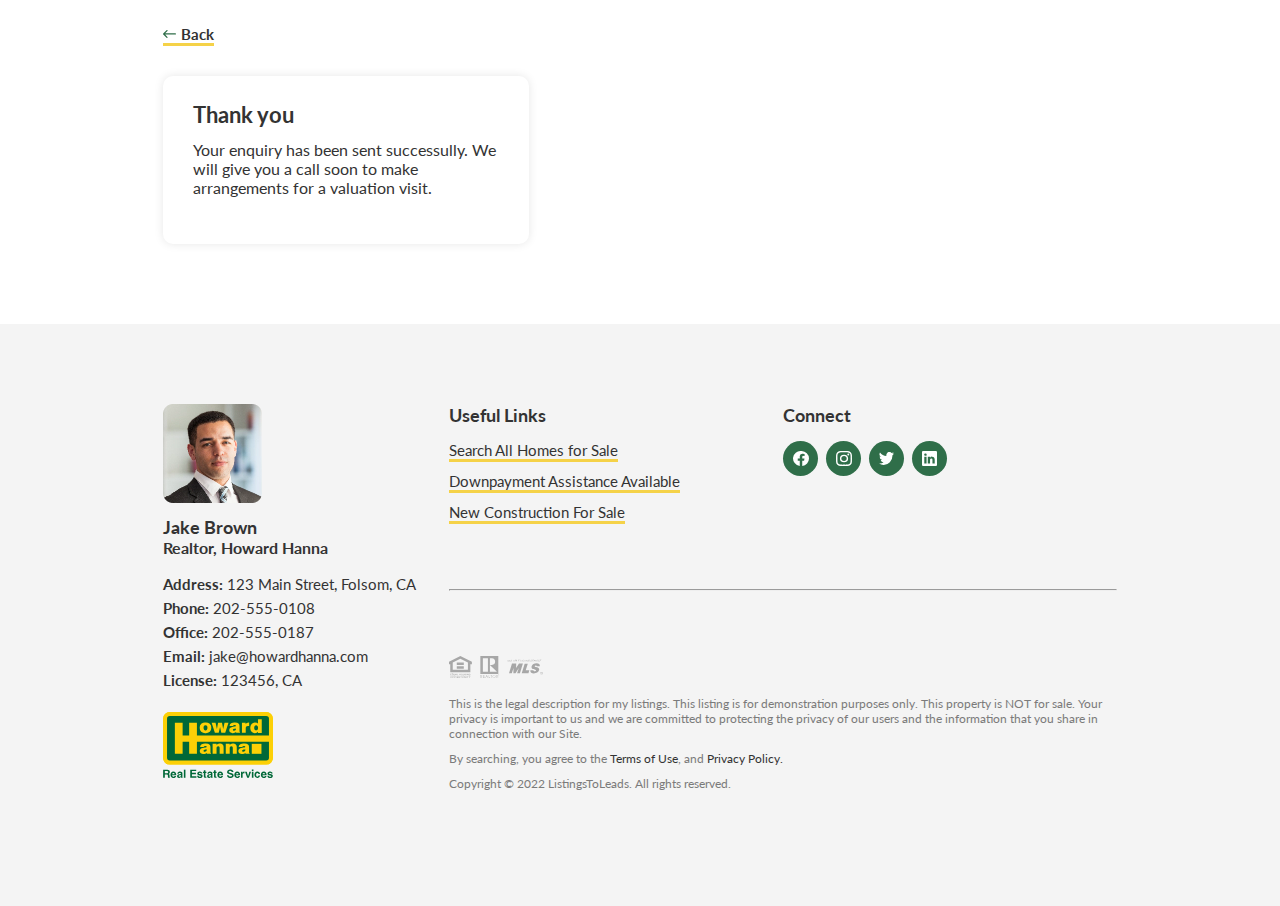
<file: thanks.html>
<!DOCTYPE html>
<html lang="en">
<head>
    <meta charset="UTF-8">
    <meta http-equiv="X-UA-Compatible" content="IE=edge">
    <meta name="viewport" content="width=device-width, initial-scale=1.0">
    <title>Home</title>
    <link rel="preconnect" href="https://fonts.googleapis.com">
    <link rel="preconnect" href="https://fonts.gstatic.com" crossorigin>
    <link href="https://cdn.jsdelivr.net/npm/bootstrap@5.2.3/dist/css/bootstrap.min.css" rel="stylesheet" integrity="sha384-rbsA2VBKQhggwzxH7pPCaAqO46MgnOM80zW1RWuH61DGLwZJEdK2Kadq2F9CUG65" crossorigin="anonymous">
    <link rel="stylesheet" href="https://cdn.jsdelivr.net/npm/bootstrap-icons@1.10.2/font/bootstrap-icons.css">
    <link href="https://fonts.googleapis.com/css2?family=Lato:wght@400;900&display=swap" rel="stylesheet">
    <link rel="stylesheet" href="./assets/styles/style.css">
    <link rel="stylesheet" href="./assets/styles/form.css">
</head>
<body>
    <header class="vp_container vp_form-container">
            <a href="./index.html" class="vp_link vp_link-back"><img src="./assets/images/icon-arrow-2.svg" alt=""> Back</a>
            <div class="vp_form-card">
                <h2>Thank you</h2>
                <p>Your enquiry has been sent successully. We will give you a call soon to make arrangements for a valuation visit.</p>
                
            </div>
          
    </header>

    <footer class="vp_footer">
        <div class="vp_footer-container vp_container">
            <div class="vp_footer-info vp_footer-box">
                <div class="vp_footer-info-image-box">
                    <img src="./assets/images/Mask Group 3.png" alt="">
                </div>
                <h3>
                    Jake Brown
                </h3>
                <h4>
                    Realtor, Howard Hanna
                </h4>
                <ul>
                    <li>
                        <span>Address:</span> 123 Main Street, Folsom, CA
                    </li>
                    <li>
                        <span>Phone:</span> 202-555-0108
                    </li>
                    <li>
                        <span>Office:</span> 202-555-0187 
                    </li>
                    <li>
                        <span>Email:</span> jake@howardhanna.com 
                    </li>
                    <li>
                        <span>License:</span> 123456, CA
                    </li>
                </ul>
                <div>
                    <img src="./assets/images/logo.svg" alt="" srcset="">
                </div>
            </div>
            <div class="vp_footer-links vp_footer-box">
                <div class="vp_footer-links-container">
                    <div class="vp_footer-links-useful-box">
                        <h3>Useful Links</h3>
                        <div class="vp_footer-links-useful">
                           <a href="">Search All Homes for Sale</a>
                           <a href="">Downpayment Assistance Available</a>
                           <a href="">New Construction For Sale</a> 
                        </div>    
                    </div>
                    <div class="vp_footer-links-connect-box">
                        <h3>Connect</h3>
                        <div class="vp_footer-links-connect">
                            <div class="vp_footer-link-connect">
                                <img src="./assets/images/logo-facebook.svg" alt="">
                            </div>
                            <div class="vp_footer-link-connect">
                                <img src="./assets/images/logo-instagram.svg" alt="">
                            </div>
                            <div class="vp_footer-link-connect">
                                <img src="./assets/images/logo-twitter.svg" alt="">
                            </div>
                            <div class="vp_footer-link-connect">
                                <img src="./assets/images/logo-linkedin.svg" alt="">
                            </div>
                        </div>
                    </div>
                </div>
                <hr>
                <div class="vp_footer-copyright">
                    <div class="vp_footer-copyright-image-box">
                        <img src="./assets/images/legal-logos.svg" alt="">
                    </div>
                    <div class="vp_footer-copyright-text">
                        <p>
                            This is the legal description for my listings. This listing is for demonstration purposes only. This property is NOT for sale. Your privacy is important to us and we are committed to protecting the privacy of our users and the information that you share in connection with our Site.
                        </p>
                        <p>By searching, you agree to the <a href="">Terms of Use</a>, and <a href="">Privacy Policy.</a></p>
                        <p>Copyright © 2022 ListingsToLeads. All rights reserved.</p>
                    </div>
                </div>
            </div>
        </div>
    </footer>
    <script src="https://cdn.jsdelivr.net/npm/bootstrap@5.2.3/dist/js/bootstrap.bundle.min.js" integrity="sha384-kenU1KFdBIe4zVF0s0G1M5b4hcpxyD9F7jL+jjXkk+Q2h455rYXK/7HAuoJl+0I4" crossorigin="anonymous"></script>
    
</body>
</html>
</file>
<file: assets/styles/style.css>
:root {
    --primary-color: #2F6E49;
    --secondary-color: #F5D248;
    --tertiary-color:#333333;
}

*,
*::after,
*::before{
    padding: 0;
    margin: 0;
    box-sizing: border-box;
}
a,
a:link,
a:active,
a:hover{
    color: var(--tertiary-color);
    text-decoration: none;
}

.vp_link{
  border-bottom: solid var(--secondary-color) 3px;
 font-size: 1.5rem;
 font-weight: bold;
 color:var(--primary-color);
  display:flex;
  width:fit-content;
  align-items: center;
  column-gap: 5px;
}

button{
   
   background-color: transparent;
   outline: none;
   border: none;
}

input[type="submit"]{
  border: none;
}


ul{
    list-style: none;
    padding: 0;
    margin: 0;
}

h1{
    color: var(--tertiary-color);
}

h2{
  font-weight: bold;
  font-size:2.4rem;
  color: var(--tertiary-color);
}

h3{
    font-weight: bold;
    font-size: 1.8rem;
    margin: 0;
    color: var(--tertiary-color);
}

p{
    margin: 0;
}

html{
    font-size: 62.5%;
    
}


body{
    font-family: 'Lato', sans-serif;
    color: var(--tertiary-color);
    font-size: 1.4rem;
    color: var(--tertiary-color);
}

.vp_container{
    padding: 0rem 12.3rem;
    max-width: 1200px;
    margin: 0 auto;
}

@media screen and (max-width:428px) {
  .vp_container{
    padding: 0rem 3rem;
  }
}

.vp_header{
    background-image: url("../images/background-image.png");
    background-position: center;
    background-repeat: no-repeat;
    background-size: cover;
    
}

.vp_header-conatiner{
  padding: 10.8rem 25.5rem;
}

.vp_header-box{
    background-color: #FFFFFF;
    border-radius: 10px;
    padding: 3.5rem 4.5rem;
    box-shadow: 0px 0px 10px #0000001A;
}

.vp_header-box > h1{
  font-size: 3rem;
  font-weight: 900;
}

.vp_header-box > p{
 font-size: 1.8rem;
 padding-top: 1.5rem;
 padding-bottom: 2rem;
}

.vp_header-form-container{

}

.vp_header-form{
 display: flex;
 justify-content: space-between;
}

.vp_input{
    font-size: 1.6rem;
    outline: none;
    padding:1.2rem 3rem;
    border:#D5D5D5 solid 1px;
    border-radius: 5px;
}
.vp_input::placeholder{
    color: #9D9D9D;
}
.vp_input-form{
    flex: 0 1 62%;
}

.vp_btn{
  font-weight: bold;
  font-size: 1.4rem;
  padding:1.2rem 3rem;  
  border-radius: 5px;
}



.vp_btn > img{
    margin-left: .8rem;
}

.vp_btn-form{
    background-color: var(--primary-color);
    color: #FFFFFF;
    display: flex;
    justify-content: center;
    align-items: center;
}

.vp_btn-form:hover{
  background-color: var(--primary-color);
  color: #FFFFFF;
}

.vp_btn-form--home{
  flex: 0 1 36%;
}

.vp_btn-loading{
  width: 20px;
  height: 20px;
  border-width: 2px;
}


@media screen and (max-width:428px){
  .vp_header-conatiner{
   padding-top: 14.2rem;
   padding-left: 3.1rem;
   padding-right: 3.1rem;
   padding-bottom: 0;
   height: 207px;
   position: relative;
  }
  .vp_header-box{
    padding: 3rem;
    position: absolute;
    width: 90%;
    left: 50%;
    transform: translateX(-50%);
    
}
  .vp_header-box > h1{
    font-size: 2.4rem;
    
  }

  .vp_header-box > p{
    font-size: 1.6rem;
   }
   .vp_header-form{
   flex-direction: column;
   row-gap: 10px;
   }
   
   .vp_input{
       padding:1.3rem 1.8rem;
   }
}

.vp_property{
 padding-top: 6rem;
 padding-bottom: 6rem;
}
.vp_property > h2{
    padding-bottom: 4rem;
}
.vp_property-container{
display: flex;
column-gap: 30px;
}

.vp_property-item{
 width: 298px;
}

.vp_property-item > img{

}

.vp_property-item > h3{
 padding-top: 15px;
 padding-bottom: 10px;
}

.vp_property-item > p{
  font-size: 1.6rem;
}


@media screen and (max-width:428px) {
  .vp_property{
    padding-top: 30rem;
   }
   .vp_property > h2{
    font-size: 2.2rem;
    padding-bottom: 3rem;
}
.vp_property-container{
   flex-direction: column;
   row-gap: 30px;
  }

  .vp_property-item{
    width: fit-content;
   }
}

.vp_booking{
  background-color: var(--primary-color);
  color:#FFFFFF;
  padding: 4.5rem 5.5rem;
  padding-bottom: 6rem;
  border-radius: 10px;
}

.vp_booking-container{
display: flex;
column-gap: 75px;
}

.vp_booking-details{

}

.vp_booking-details > h2{
    color: #FFFFFF;
}

.vp_booking-details > p{
 font-size: 1.6rem;
 padding-top: 12px;
 padding-bottom: 24px;
}



.vp_booking-details-list{
font-size: 1.6rem;
display: flex;
flex-direction: column;
row-gap: 12px;
padding-bottom: 3.5rem;
}

.vp_booking-details-item{
display: flex;
align-items: center;
column-gap: 10px;
}

.vp_btn-booking{
  background-color: #FFFFFF;
  color: var(--primary-color);
}

.vp_booking-image-box{
display: flex;
align-items:center;
}

.vp_booking-image{

}


@media screen and (max-width:428px) {
  .vp_booking{
    padding: 3rem;
    padding-bottom: 4rem;
  }
  .vp_booking-container{
    flex-direction: column;
    }

    .vp_booking-details > h2{
      font-size: 2.2rem;
  }
  .vp_booking-image-box{
    display: none;
  }
  .vp_btn-booking{
    display: block;
    text-align: center;
  }
}



.vp_guides{
  padding: 6.5rem 0rem;
}

.vp_guides > h2{

}

.vp_guides > p{
 font-size: 1.6rem;
 padding-bottom: 4rem;
}

.vp_guides-container{
display: flex;
column-gap:26px;
}

.vp_guides-card{
 width: 301px;
 padding: 20px;
 background-color: rgba(47, 110, 73, .08);
 border-radius: 10px;
}


.vp_guides-card > h3{
 font-size: 1.7rem;
 padding-top:12.5px;
 padding-bottom: 6px;
}

.vp_guides-card > a{
 border-bottom: solid var(--secondary-color) 3px;
 font-size: 1.5rem;
 font-weight: bold;
 color:var(--primary-color);
  display:flex;
  width:fit-content;
  align-items: center;
  column-gap: 5px;
}



.vp_guides-image-box{
  position: relative;
  border-radius: 10px;
}

.vp_guides-image-box::after{
    content: "FREE GUIDE";
    width:fit-content;
    padding:2px 8px;
    background-color:var(--secondary-color);
    color: var(--primary-color);
    position:absolute;
    top:12px;
    left:12px;
    font-weight: bold;
    border-radius: 5px;
}

.vp_guides-image-box > img{
   
}

@media screen and (max-width:428px) {
  .vp_guides > h2{
    font-size: 2.2rem;
  }

  .vp_guides-container{
   flex-direction: column;  
   row-gap: 20px;
  }
  .vp_guides-card{
    width:100%;
  }
  .vp_guides-image-box > img{
   width: 100%;
  }
}


.vp_reviews{

}

.vp_reviews > h2{
  padding-bottom: 4rem;
}

.vp_reviews-container{
 display: flex;
 flex-direction: column;
 row-gap: 25px;
}

.vp_reviews-reaview{
  padding: 4.5rem;
  background-color: rgba(51, 51, 51,.08);
  border-radius:10px;
}


.vp_reviews_rating{

}

.vp_reviews_rating > i{
  font-size:18px;
  color: var(--primary-color);
}


.vp_reviews-reaview > h3{
  padding-top: 1rem;
  padding-bottom: 1.8rem;
  font-size: 1.7rem;
}

.vp_reviews-reaview > p{
 font-size: 1.6rem;
}

.vp_reviews-reaview > h4{
 font-size:1.4rem;
}

.vp_reaview-date{
 font-weight: bold;
 padding-top: 2.5rem;
}

@media screen and (max-width:428px) {
  .vp_reviews > h2{
    font-size: 2.2rem;
  }

  .vp_reviews-reaview{
    padding: 3rem;
  }
}

.vp_blogs{
 padding-top: 9.2rem;
 padding-bottom: 12.8rem;
}

.vp_blog-container{
 display: flex;
 column-gap: 25px;
}

.vp_blog{
 padding: 2.5rem;
 border-radius: 10px;
 width: 301px;
}


.vp_blog:nth-child(1){
    background-color: rgba(245, 210, 71,.15);
}

.vp_blog:nth-child(2){
  background-color: rgba(47, 110, 73,.08);
}

.vp_blog:nth-child(3){
  background-color: rgba(51, 51, 51,.08);
}

.vp_blog > h3{
 font-size: 2rem;
 padding-bottom: 1.05rem;
}

.vp_blog > a{
    border-bottom: solid var(--secondary-color) 3px;
    font-size: 1.5rem;
    font-weight: bold;
    color:var(--primary-color);
     display:flex;
     width:fit-content;
     align-items: center;
     column-gap: 5px;
}

@media screen and (max-width:428px) {
  .vp_blog-container{
    flex-direction: column;
    align-items: center;
    row-gap: 22px;
  }
  .vp_blogs{
    padding-top: 7rem;
    padding-bottom: 8rem;
}
  

  .vp_blog{
    width: 100%;
  }
}

.vp_footer{
  background-color: #F4F4F4;
  padding-top: 8rem;
  padding-bottom: 11.5rem;
}

.vp_footer-container{
  display: flex;
}

.vp_footer-info{
 flex:1 0 30%;
}

.vp_footer-info > h3{
padding-top: 1rem;
}

.vp_footer-info > h4{
 font-size:1.6rem;
 font-weight: bold;
 padding-bottom: 1.5rem;
}

.vp_footer-info-image-box{

}

.vp_footer-info-image-box > img{

}


.vp_footer-info > ul{
font-size: 1.5rem;
padding-bottom: 2rem;
}


.vp_footer-info > ul >li{
padding: 3px 0px;
}

.vp_footer-info > ul > li > span{
 font-weight: bold;
}


.vp_footer-box{

}

.vp_footer-link{
  flex:1 1 60%;
}

.vp_footer-links-container{
  display: flex;

}

.vp_footer-links-useful-box{
  flex: 1 1 50%;
}

.vp_footer-links-useful-box > h3{
 padding-bottom: 15px;
}

.vp_footer-links-useful{
 display:flex;
 flex-direction: column;
 row-gap: 10px;
 
}

.vp_footer-links-useful > a{
 display: block;
 border-bottom: solid var(--secondary-color) 3px;
 font-size: 1.5rem; 
 width: fit-content;
}

.vp_footer-links-connect-box{
  flex: 1 1 50%;
}

.vp_footer-links-connect-box > h3{
  padding-bottom: 15px;
}

.vp_footer-links-connect{
display: flex;
 column-gap: 8px;

}

.vp_footer-link-connect{
 background-color: var(--primary-color);
 width: 35px;
 height:35px;
 display: flex;
 align-items: center;
 justify-content: center;
 border-radius: 100%;
}

.vp_footer-link-connect > img{

}


.vp_footer-links > hr{
  margin-top: 6.5rem;
  margin-bottom:6.5rem;
}


.vp_footer-copyright{

}

.vp_footer-copyright-image-box{

}

.vp_footer-copyright-image-box > img{

}

.vp_footer-copyright-text{
 padding-top: 15px;
}

.vp_footer-copyright-text > p{
  color: #7B7B7B;
  font-size:1.2rem;
}

.vp_footer-copyright-text > p:nth-child(1){

}

.vp_footer-copyright-text > p:nth-child(2){
  padding-top:10px;
  padding-bottom: 10px;
}

.vp_footer-copyright-text > p:nth-child(3){
  

}

@media screen and (max-width:428px) {
  .vp_footer{
    padding-top: 3rem;
    padding-bottom: 6.5rem;
  }
  .vp_footer-container{
    flex-direction: column;
    row-gap: 40px;
  }

  .vp_footer-links-container{
    flex-direction: column;
    row-gap: 40px;
  }

  .vp_footer-links > hr{
    margin-top: 3rem;
    margin-bottom:3rem;
  }
}


.vp_btn-form--booking{
  width: 100%;
}

.vp_button-container{
  display: flex;
  justify-content:end;
}

.modal-body{
  padding: 40px;
  padding-top: 25px;
}
.modal-body > p{
  padding-top:12px;
  padding-bottom: 22px;
  font-size: 1.6rem;
}

.modal-body > form{
  display: flex;
  flex-direction: column;
  row-gap: 10px;
}
.modal-content{
  border-radius: 10px;
  max-width: 41.2rem;
}

.modal-body > .vp_booking-details-list{
  padding-bottom: 2.5rem;
}

.modal-body > .vp_guides-card{
  width: 100%;
  background-color: transparent;
  padding:0;
}

.modal-body > .vp_guides-card > .vp_guides-image-box > img{
  width:100%;
}

.modal-body > .vp_guides-card > h3{
  font-size: 2.2rem;
}


.modal-body > .vp_guides-card > p{
  font-size: 1.6rem;
  padding-bottom: 2rem;
}

.vp_input-lable{
  font-size: 1.5rem;
  font-weight: bold;
}

.vp_btn-default{
  display: block;
}

.vp_btn-loading{
  display: none;
}
</file>
<file: assets/styles/form.css>
.vp_form-container{
padding-top: 2.5rem;
}

.vp_link-back{

}

.vp_link-back > img{
  transform: rotate(180deg);
}

.vp_form-card{
  width: 366px;
  border-radius: 10px;
  padding: 2.5rem 3rem;
  box-shadow: 0px 0px 10px #0000001A;
  margin-top: 30px;
  margin-bottom:80px;
}

.vp_form-card > h2{
    font-size: 2.2rem;
}

.vp_form-card > p{
    font-size: 1.6rem;
    padding-top: 12px;
    padding-bottom: 22px;
}



.vp_form-card > .vp_guides-card{
  width: 100%;
  background-color: transparent;
  padding:0;
}

.vp_form-card > .vp_guides-card > .vp_guides-image-box > img{
  width:100%;
}

.vp_form-card > .vp_guides-card > h3{
  font-size: 2.2rem;
}


.vp_form-card > .vp_guides-card > p{
  font-size: 1.6rem;
  padding-bottom: 2rem;
}
</file>
<file: assets/styles/map.css>
.vp_header-conatiner {
    display:flex;
    justify-content:end;
    padding-right: 12.3rem;
}
.vp_header-map{
    background-image: url(../images/google_maps.png);
}
.vp_header-box{
    width: 36.6rem;
    padding: 2.5rem 3rem;
    right: 20%;
}

.vp_header-box > h2{
    font-size: 2.4rem;
    font-weight:500;
}

.vp_header-box > h1{
    font-size: 2.4rem;
    padding-bottom: 2.2rem;
}

.vp_header-form{
    flex-direction: column;
    row-gap: 10px;
}

.vp_input{
    padding:1.3rem 1.8rem;
}
</file>
